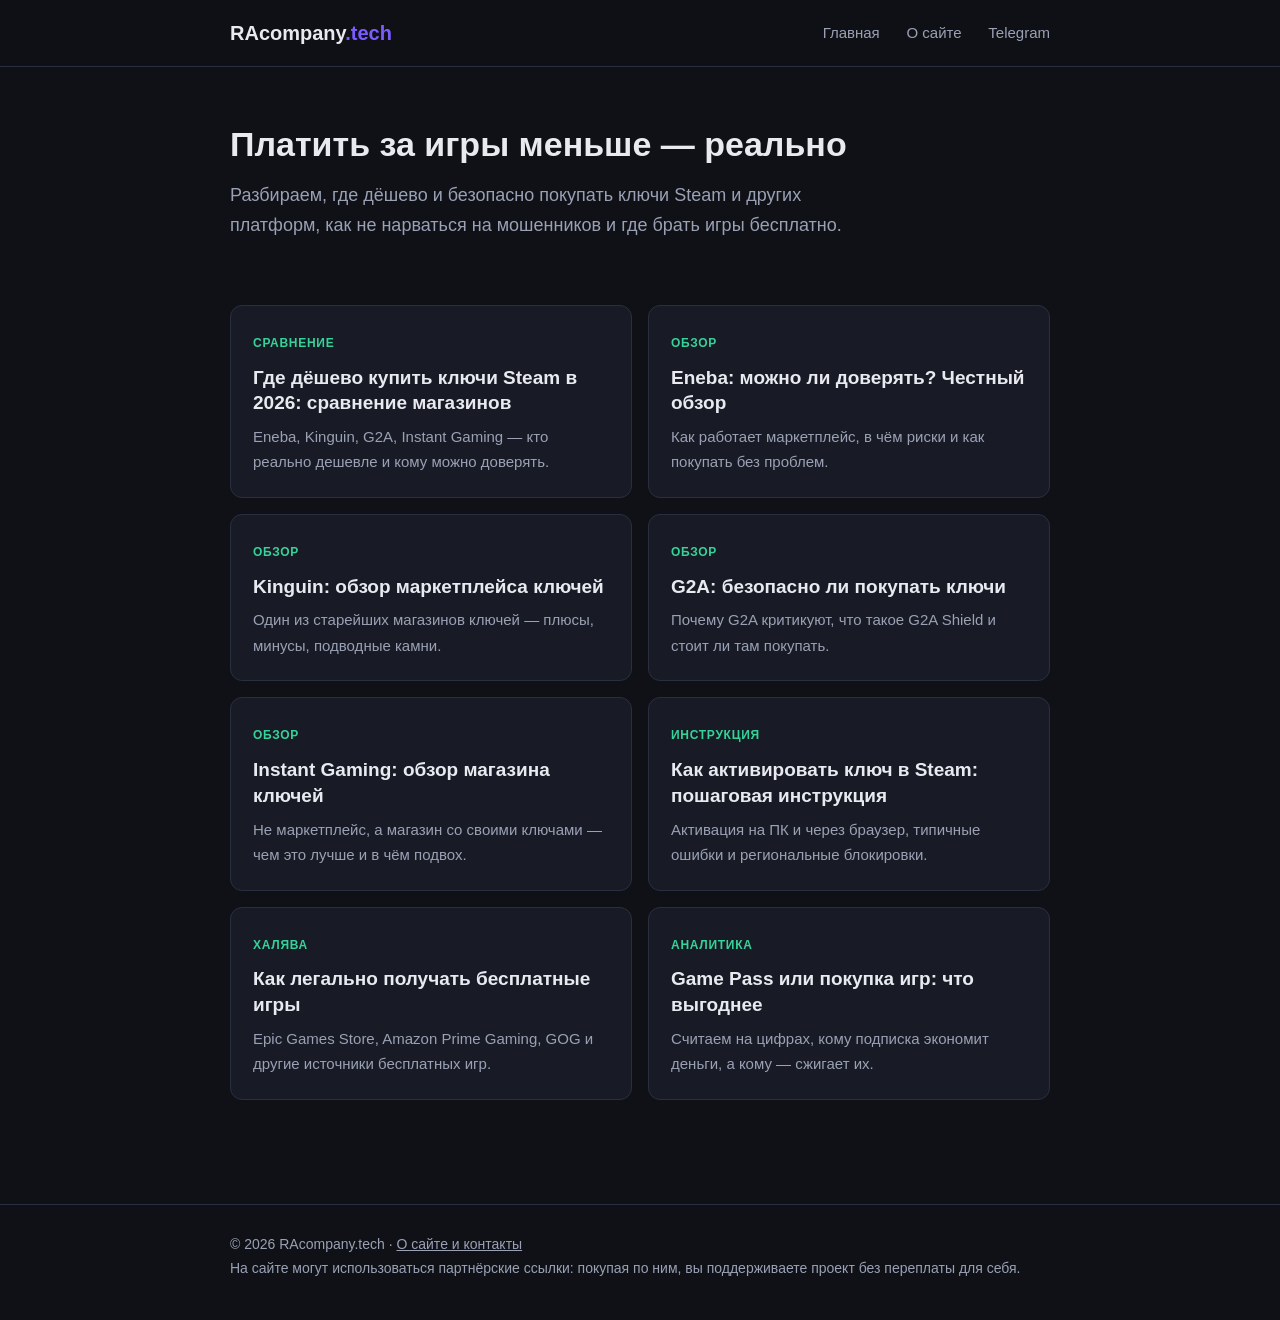
<file: index.html>
<!DOCTYPE html>
<html lang="ru">
<head>
<meta charset="UTF-8">
<meta name="viewport" content="width=device-width, initial-scale=1.0">
<title>RAcompany Tech — гид по дешёвым играм и цифровым товарам</title>
<meta name="description" content="Где дёшево и безопасно покупать ключи Steam, обзоры магазинов ключей Eneba, Kinguin, G2A, бесплатные игры и советы по экономии на играх.">
<link rel="canonical" href="https://racompany.tech/">
<meta property="og:title" content="RAcompany Tech — гид по дешёвым играм">
<meta property="og:description" content="Обзоры магазинов ключей, сравнения цен и способы экономить на играх.">
<meta property="og:url" content="https://racompany.tech/">
<meta property="og:type" content="website">
<link rel="stylesheet" href="/style.css">
</head>
<body>

<header>
  <div class="container header-inner">
    <a class="logo" href="/">RAcompany<span>.tech</span></a>
    <nav>
      <a href="/">Главная</a>
      <a href="/o-sajte.html">О сайте</a>
      <a href="https://t.me/RaGroup_Tech" rel="noopener">Telegram</a>
    </nav>
  </div>
</header>

<section class="hero">
  <div class="container">
    <h1>Платить за игры меньше — реально</h1>
    <p>Разбираем, где дёшево и безопасно покупать ключи Steam и других платформ, как не нарваться на мошенников и где брать игры бесплатно.</p>
  </div>
</section>

<main class="container">
  <div class="grid">
    <a class="card" href="/articles/gde-kupit-klyuchi-steam-deshevo.html">
      <span class="tag">Сравнение</span>
      <h3>Где дёшево купить ключи Steam в 2026: сравнение магазинов</h3>
      <p>Eneba, Kinguin, G2A, Instant Gaming — кто реально дешевле и кому можно доверять.</p>
    </a>
    <a class="card" href="/articles/eneba-obzor.html">
      <span class="tag">Обзор</span>
      <h3>Eneba: можно ли доверять? Честный обзор</h3>
      <p>Как работает маркетплейс, в чём риски и как покупать без проблем.</p>
    </a>
    <a class="card" href="/articles/kinguin-obzor.html">
      <span class="tag">Обзор</span>
      <h3>Kinguin: обзор маркетплейса ключей</h3>
      <p>Один из старейших магазинов ключей — плюсы, минусы, подводные камни.</p>
    </a>
    <a class="card" href="/articles/g2a-bezopasno-li.html">
      <span class="tag">Обзор</span>
      <h3>G2A: безопасно ли покупать ключи</h3>
      <p>Почему G2A критикуют, что такое G2A Shield и стоит ли там покупать.</p>
    </a>
    <a class="card" href="/articles/instant-gaming-obzor.html">
      <span class="tag">Обзор</span>
      <h3>Instant Gaming: обзор магазина ключей</h3>
      <p>Не маркетплейс, а магазин со своими ключами — чем это лучше и в чём подвох.</p>
    </a>
    <a class="card" href="/articles/kak-aktivirovat-klyuch-steam.html">
      <span class="tag">Инструкция</span>
      <h3>Как активировать ключ в Steam: пошаговая инструкция</h3>
      <p>Активация на ПК и через браузер, типичные ошибки и региональные блокировки.</p>
    </a>
    <a class="card" href="/articles/besplatnye-igry.html">
      <span class="tag">Халява</span>
      <h3>Как легально получать бесплатные игры</h3>
      <p>Epic Games Store, Amazon Prime Gaming, GOG и другие источники бесплатных игр.</p>
    </a>
    <a class="card" href="/articles/game-pass-ili-pokupka.html">
      <span class="tag">Аналитика</span>
      <h3>Game Pass или покупка игр: что выгоднее</h3>
      <p>Считаем на цифрах, кому подписка экономит деньги, а кому — сжигает их.</p>
    </a>
  </div>
</main>

<footer>
  <div class="container">
    <p>© 2026 RAcompany.tech · <a href="/o-sajte.html">О сайте и контакты</a></p>
    <p>На сайте могут использоваться партнёрские ссылки: покупая по ним, вы поддерживаете проект без переплаты для себя.</p>
  </div>
</footer>

</body>
</html>
</file>
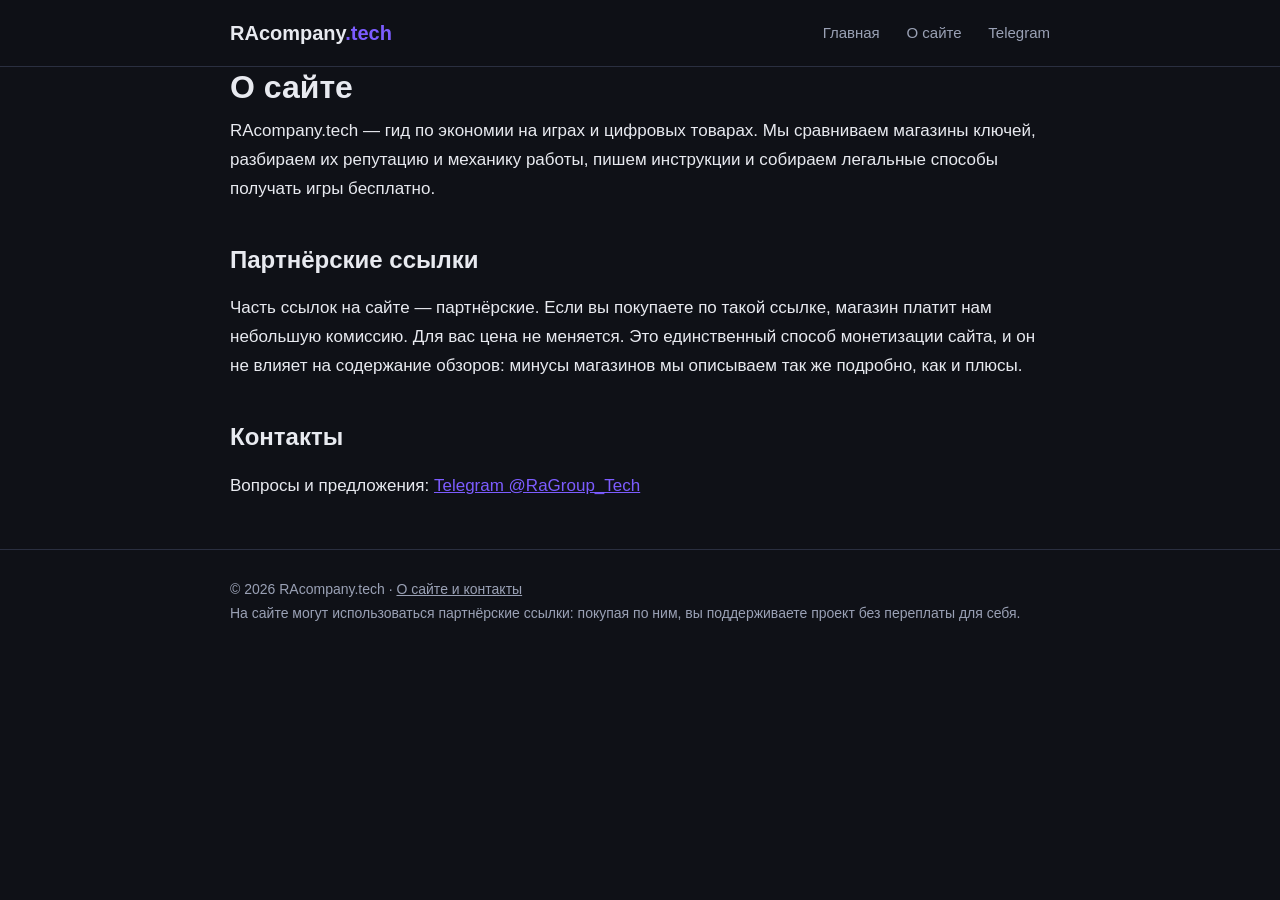
<file: o-sajte.html>
<!DOCTYPE html>
<html lang="ru">
<head>
<meta charset="UTF-8">
<meta name="viewport" content="width=device-width, initial-scale=1.0">
<title>О сайте — RAcompany Tech</title>
<meta name="description" content="RAcompany.tech — независимый гид по экономии на играх: обзоры магазинов ключей, сравнения цен, инструкции.">
<link rel="canonical" href="https://racompany.tech/o-sajte.html">
<link rel="stylesheet" href="/style.css">
</head>
<body>

<header>
  <div class="container header-inner">
    <a class="logo" href="/">RAcompany<span>.tech</span></a>
    <nav>
      <a href="/">Главная</a>
      <a href="/o-sajte.html">О сайте</a>
      <a href="https://t.me/RaGroup_Tech" rel="noopener">Telegram</a>
    </nav>
  </div>
</header>

<article class="container">
  <h1>О сайте</h1>
  <p>RAcompany.tech — гид по экономии на играх и цифровых товарах. Мы сравниваем магазины ключей, разбираем их репутацию и механику работы, пишем инструкции и собираем легальные способы получать игры бесплатно.</p>

  <h2>Партнёрские ссылки</h2>
  <p>Часть ссылок на сайте — партнёрские. Если вы покупаете по такой ссылке, магазин платит нам небольшую комиссию. Для вас цена не меняется. Это единственный способ монетизации сайта, и он не влияет на содержание обзоров: минусы магазинов мы описываем так же подробно, как и плюсы.</p>

  <h2>Контакты</h2>
  <p>Вопросы и предложения: <a href="https://t.me/RaGroup_Tech" rel="noopener">Telegram @RaGroup_Tech</a></p>
</article>

<footer>
  <div class="container">
    <p>© 2026 RAcompany.tech · <a href="/o-sajte.html">О сайте и контакты</a></p>
    <p>На сайте могут использоваться партнёрские ссылки: покупая по ним, вы поддерживаете проект без переплаты для себя.</p>
  </div>
</footer>

</body>
</html>
</file>
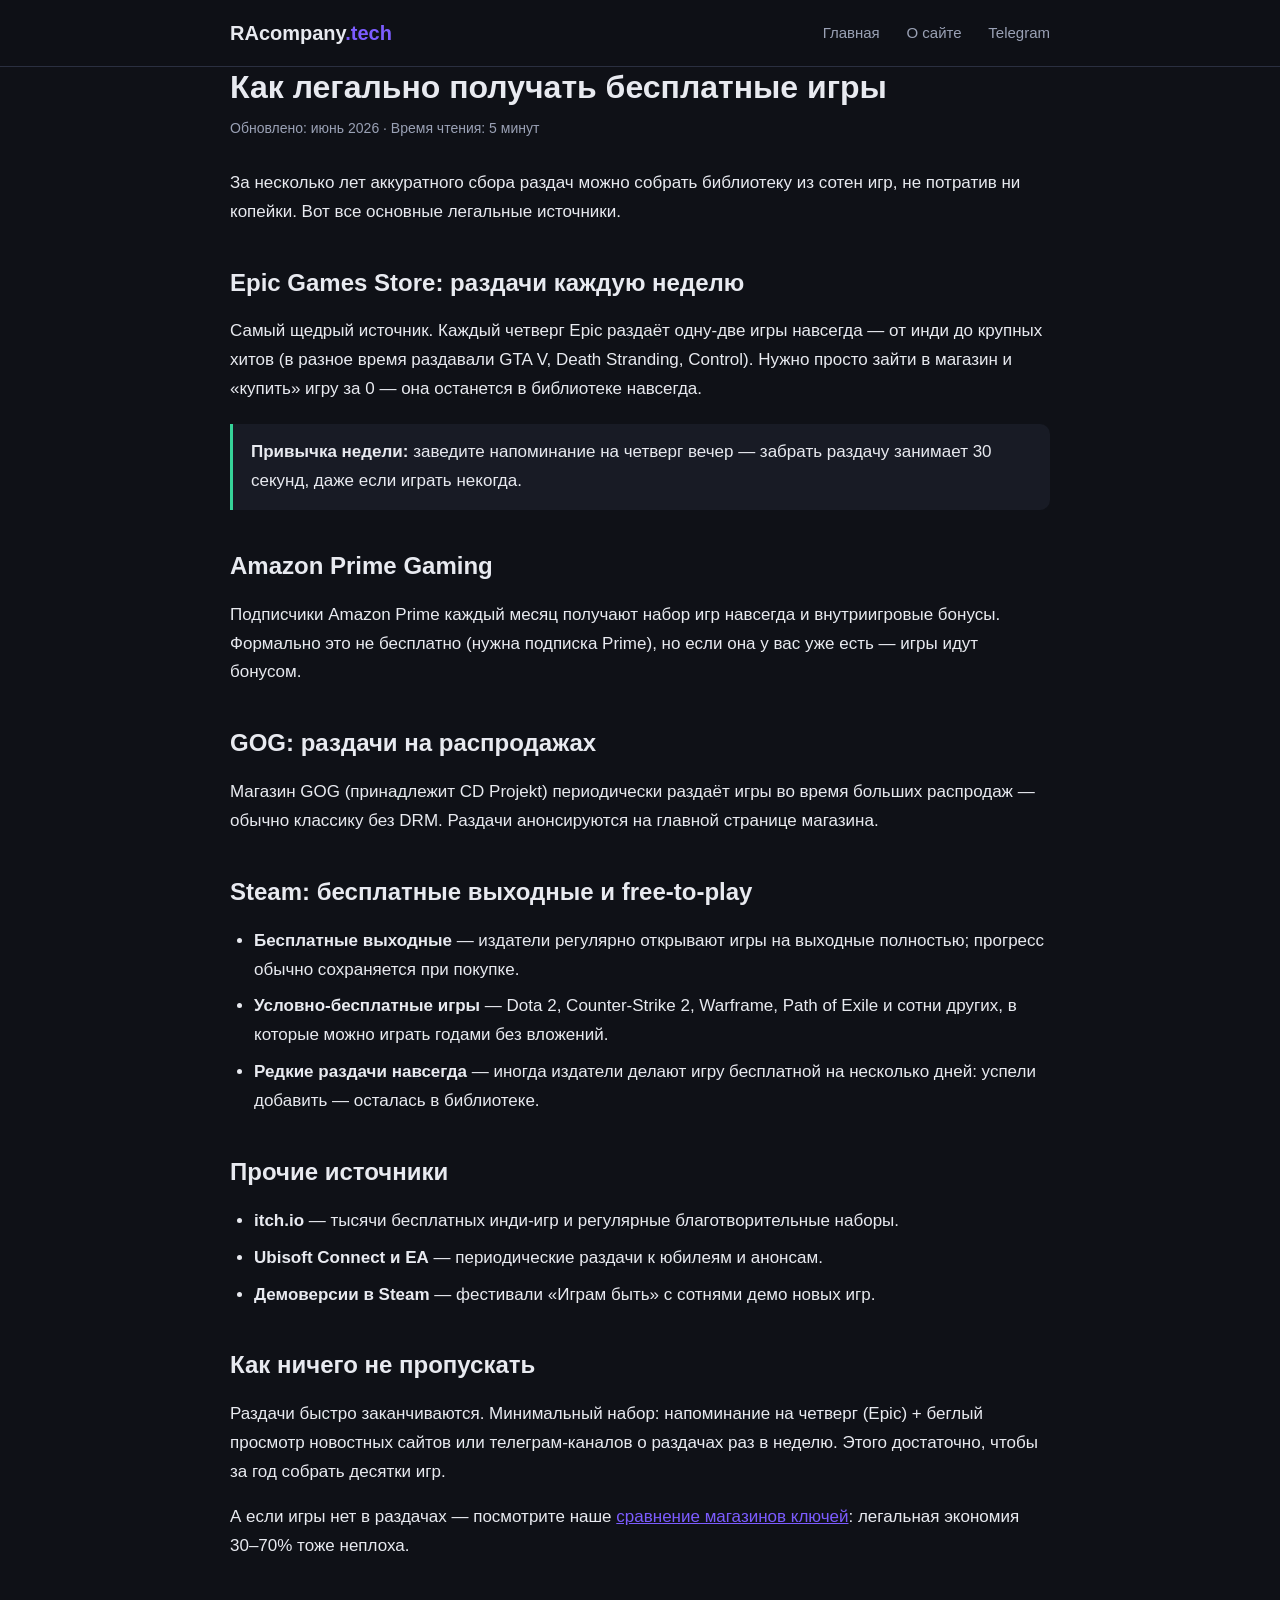
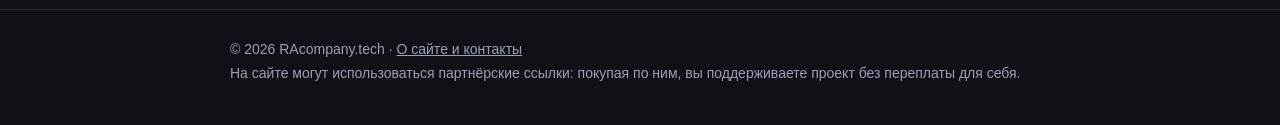
<file: articles/besplatnye-igry.html>
<!DOCTYPE html>
<html lang="ru">
<head>
<meta charset="UTF-8">
<meta name="viewport" content="width=device-width, initial-scale=1.0">
<title>Как легально получать бесплатные игры в 2026 — RAcompany Tech</title>
<meta name="description" content="Все легальные источники бесплатных игр в 2026: еженедельные раздачи Epic Games Store, Amazon Prime Gaming, GOG, Steam, бесплатные выходные и условно-бесплатные хиты.">
<link rel="canonical" href="https://racompany.tech/articles/besplatnye-igry.html">
<meta property="og:title" content="Как легально получать бесплатные игры">
<meta property="og:description" content="Epic Games Store, Prime Gaming, GOG и другие источники бесплатных игр.">
<meta property="og:url" content="https://racompany.tech/articles/besplatnye-igry.html">
<meta property="og:type" content="article">
<link rel="stylesheet" href="/style.css">
</head>
<body>

<header>
  <div class="container header-inner">
    <a class="logo" href="/">RAcompany<span>.tech</span></a>
    <nav>
      <a href="/">Главная</a>
      <a href="/o-sajte.html">О сайте</a>
      <a href="https://t.me/RaGroup_Tech" rel="noopener">Telegram</a>
    </nav>
  </div>
</header>

<article class="container">
  <h1>Как легально получать бесплатные игры</h1>
  <p class="meta">Обновлено: июнь 2026 · Время чтения: 5 минут</p>

  <p>За несколько лет аккуратного сбора раздач можно собрать библиотеку из сотен игр, не потратив ни копейки. Вот все основные легальные источники.</p>

  <h2>Epic Games Store: раздачи каждую неделю</h2>
  <p>Самый щедрый источник. Каждый четверг Epic раздаёт одну-две игры навсегда — от инди до крупных хитов (в разное время раздавали GTA V, Death Stranding, Control). Нужно просто зайти в магазин и «купить» игру за 0 — она останется в библиотеке навсегда.</p>
  <div class="tip"><strong>Привычка недели:</strong> заведите напоминание на четверг вечер — забрать раздачу занимает 30 секунд, даже если играть некогда.</div>

  <h2>Amazon Prime Gaming</h2>
  <p>Подписчики Amazon Prime каждый месяц получают набор игр навсегда и внутриигровые бонусы. Формально это не бесплатно (нужна подписка Prime), но если она у вас уже есть — игры идут бонусом.</p>

  <h2>GOG: раздачи на распродажах</h2>
  <p>Магазин GOG (принадлежит CD Projekt) периодически раздаёт игры во время больших распродаж — обычно классику без DRM. Раздачи анонсируются на главной странице магазина.</p>

  <h2>Steam: бесплатные выходные и free-to-play</h2>
  <ul>
    <li><strong>Бесплатные выходные</strong> — издатели регулярно открывают игры на выходные полностью; прогресс обычно сохраняется при покупке.</li>
    <li><strong>Условно-бесплатные игры</strong> — Dota 2, Counter-Strike 2, Warframe, Path of Exile и сотни других, в которые можно играть годами без вложений.</li>
    <li><strong>Редкие раздачи навсегда</strong> — иногда издатели делают игру бесплатной на несколько дней: успели добавить — осталась в библиотеке.</li>
  </ul>

  <h2>Прочие источники</h2>
  <ul>
    <li><strong>itch.io</strong> — тысячи бесплатных инди-игр и регулярные благотворительные наборы.</li>
    <li><strong>Ubisoft Connect и EA</strong> — периодические раздачи к юбилеям и анонсам.</li>
    <li><strong>Демоверсии в Steam</strong> — фестивали «Играм быть» с сотнями демо новых игр.</li>
  </ul>

  <h2>Как ничего не пропускать</h2>
  <p>Раздачи быстро заканчиваются. Минимальный набор: напоминание на четверг (Epic) + беглый просмотр новостных сайтов или телеграм-каналов о раздачах раз в неделю. Этого достаточно, чтобы за год собрать десятки игр.</p>
  <p>А если игры нет в раздачах — посмотрите наше <a href="/articles/gde-kupit-klyuchi-steam-deshevo.html">сравнение магазинов ключей</a>: легальная экономия 30–70% тоже неплоха.</p>
</article>

<footer>
  <div class="container">
    <p>© 2026 RAcompany.tech · <a href="/o-sajte.html">О сайте и контакты</a></p>
    <p>На сайте могут использоваться партнёрские ссылки: покупая по ним, вы поддерживаете проект без переплаты для себя.</p>
  </div>
</footer>

</body>
</html>
</file>
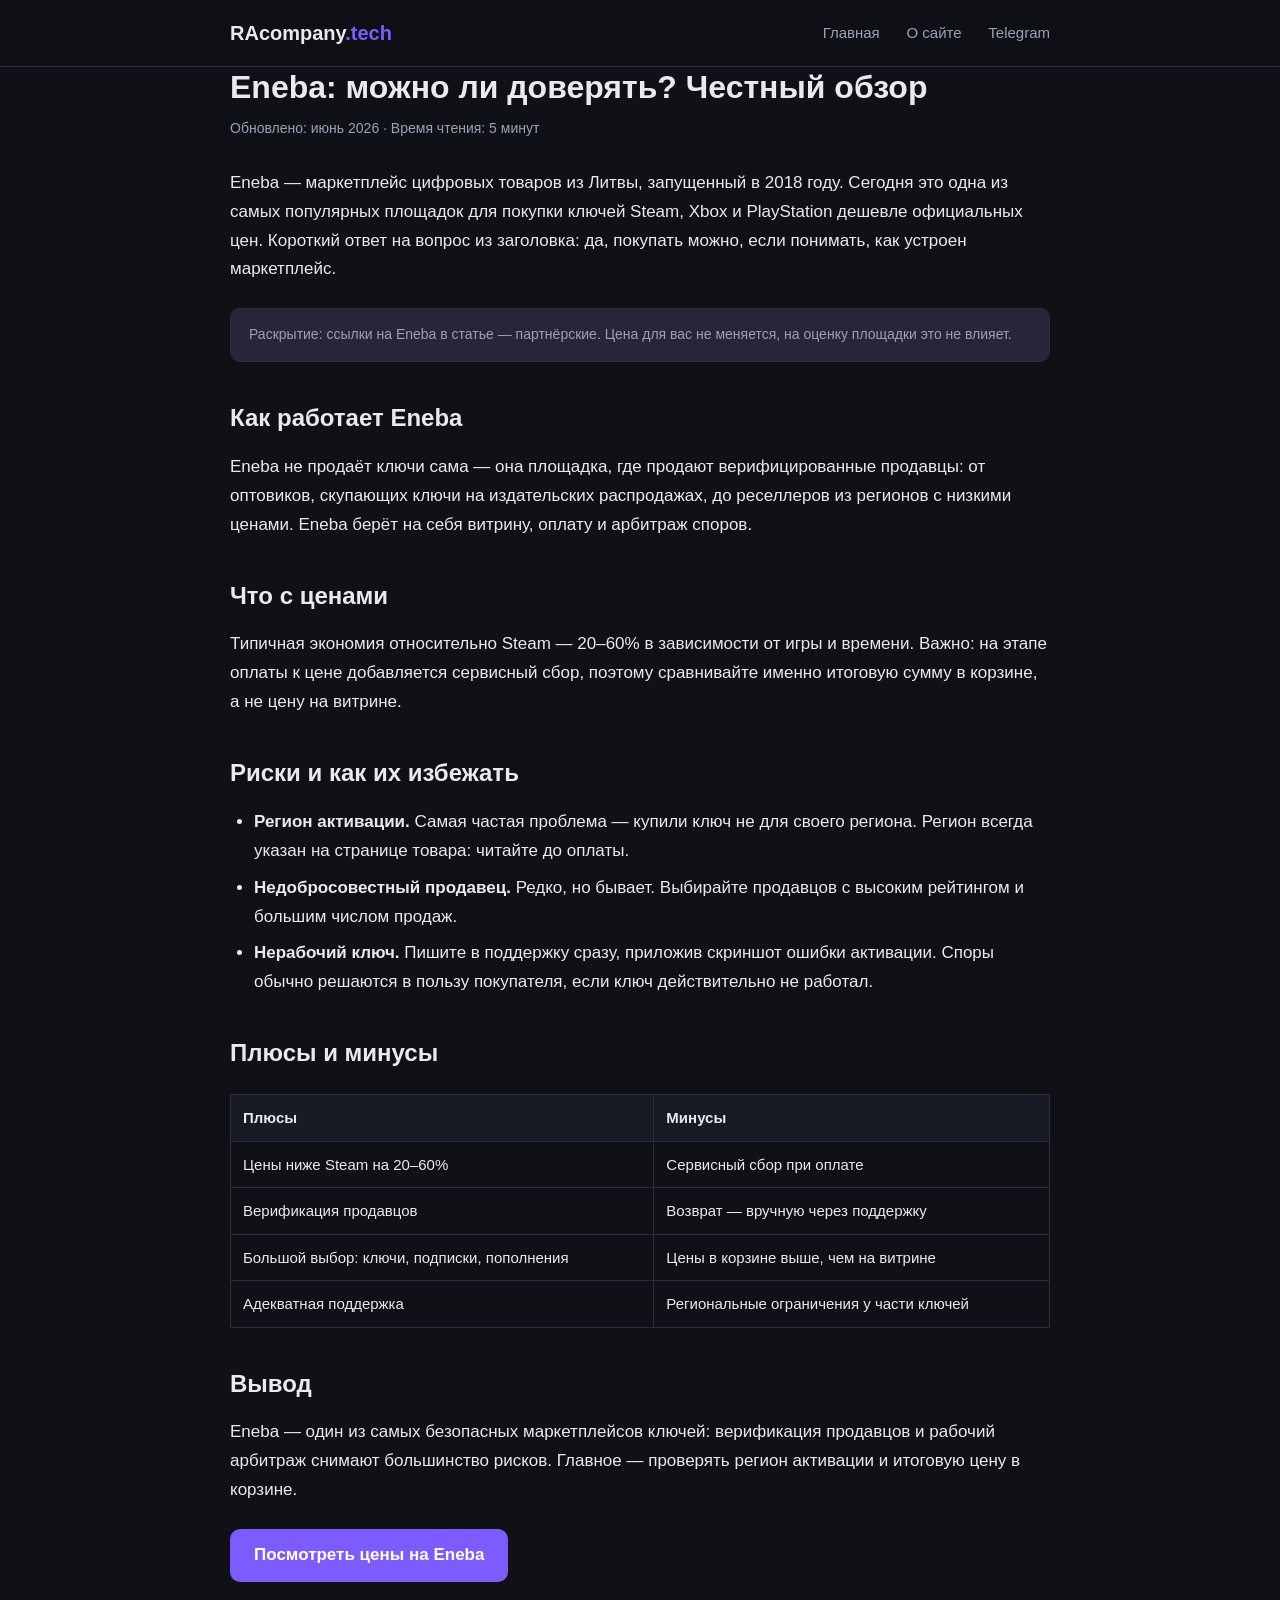
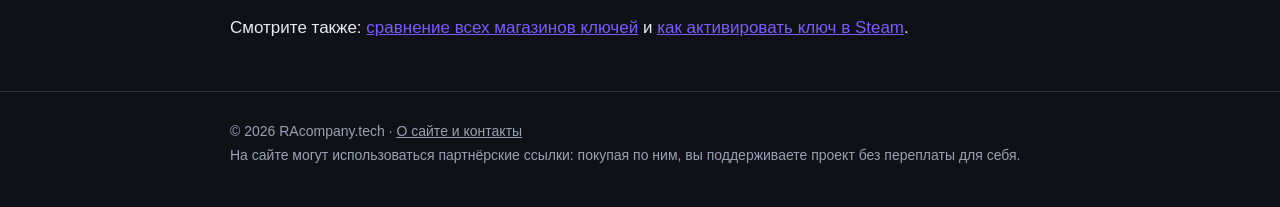
<file: articles/eneba-obzor.html>
<!DOCTYPE html>
<html lang="ru">
<head>
<meta charset="UTF-8">
<meta name="viewport" content="width=device-width, initial-scale=1.0">
<title>Eneba: можно ли доверять? Честный обзор 2026 — RAcompany Tech</title>
<meta name="description" content="Обзор маркетплейса Eneba в 2026: как работает, безопасно ли покупать ключи Steam, какие комиссии, как вернуть деньги за нерабочий ключ.">
<link rel="canonical" href="https://racompany.tech/articles/eneba-obzor.html">
<meta property="og:title" content="Eneba: можно ли доверять? Честный обзор">
<meta property="og:description" content="Как работает Eneba, в чём риски и как покупать без проблем.">
<meta property="og:url" content="https://racompany.tech/articles/eneba-obzor.html">
<meta property="og:type" content="article">
<link rel="stylesheet" href="/style.css">
</head>
<body>

<header>
  <div class="container header-inner">
    <a class="logo" href="/">RAcompany<span>.tech</span></a>
    <nav>
      <a href="/">Главная</a>
      <a href="/o-sajte.html">О сайте</a>
      <a href="https://t.me/RaGroup_Tech" rel="noopener">Telegram</a>
    </nav>
  </div>
</header>

<article class="container">
  <h1>Eneba: можно ли доверять? Честный обзор</h1>
  <p class="meta">Обновлено: июнь 2026 · Время чтения: 5 минут</p>

  <p>Eneba — маркетплейс цифровых товаров из Литвы, запущенный в 2018 году. Сегодня это одна из самых популярных площадок для покупки ключей Steam, Xbox и PlayStation дешевле официальных цен. Короткий ответ на вопрос из заголовка: да, покупать можно, если понимать, как устроен маркетплейс.</p>

  <div class="disclosure">Раскрытие: ссылки на Eneba в статье — партнёрские. Цена для вас не меняется, на оценку площадки это не влияет.</div>

  <h2>Как работает Eneba</h2>
  <p>Eneba не продаёт ключи сама — она площадка, где продают верифицированные продавцы: от оптовиков, скупающих ключи на издательских распродажах, до реселлеров из регионов с низкими ценами. Eneba берёт на себя витрину, оплату и арбитраж споров.</p>

  <h2>Что с ценами</h2>
  <p>Типичная экономия относительно Steam — 20–60% в зависимости от игры и времени. Важно: на этапе оплаты к цене добавляется сервисный сбор, поэтому сравнивайте именно итоговую сумму в корзине, а не цену на витрине.</p>

  <h2>Риски и как их избежать</h2>
  <ul>
    <li><strong>Регион активации.</strong> Самая частая проблема — купили ключ не для своего региона. Регион всегда указан на странице товара: читайте до оплаты.</li>
    <li><strong>Недобросовестный продавец.</strong> Редко, но бывает. Выбирайте продавцов с высоким рейтингом и большим числом продаж.</li>
    <li><strong>Нерабочий ключ.</strong> Пишите в поддержку сразу, приложив скриншот ошибки активации. Споры обычно решаются в пользу покупателя, если ключ действительно не работал.</li>
  </ul>

  <h2>Плюсы и минусы</h2>
  <table>
    <tr><th>Плюсы</th><th>Минусы</th></tr>
    <tr><td>Цены ниже Steam на 20–60%</td><td>Сервисный сбор при оплате</td></tr>
    <tr><td>Верификация продавцов</td><td>Возврат — вручную через поддержку</td></tr>
    <tr><td>Большой выбор: ключи, подписки, пополнения</td><td>Цены в корзине выше, чем на витрине</td></tr>
    <tr><td>Адекватная поддержка</td><td>Региональные ограничения у части ключей</td></tr>
  </table>

  <h2>Вывод</h2>
  <p>Eneba — один из самых безопасных маркетплейсов ключей: верификация продавцов и рабочий арбитраж снимают большинство рисков. Главное — проверять регион активации и итоговую цену в корзине.</p>
  <p><a class="cta" href="https://www.eneba.com/" rel="sponsored noopener">Посмотреть цены на Eneba</a><!-- AFFILIATE:ENEBA --></p>
  <p>Смотрите также: <a href="/articles/gde-kupit-klyuchi-steam-deshevo.html">сравнение всех магазинов ключей</a> и <a href="/articles/kak-aktivirovat-klyuch-steam.html">как активировать ключ в Steam</a>.</p>
</article>

<footer>
  <div class="container">
    <p>© 2026 RAcompany.tech · <a href="/o-sajte.html">О сайте и контакты</a></p>
    <p>На сайте могут использоваться партнёрские ссылки: покупая по ним, вы поддерживаете проект без переплаты для себя.</p>
  </div>
</footer>

</body>
</html>
</file>
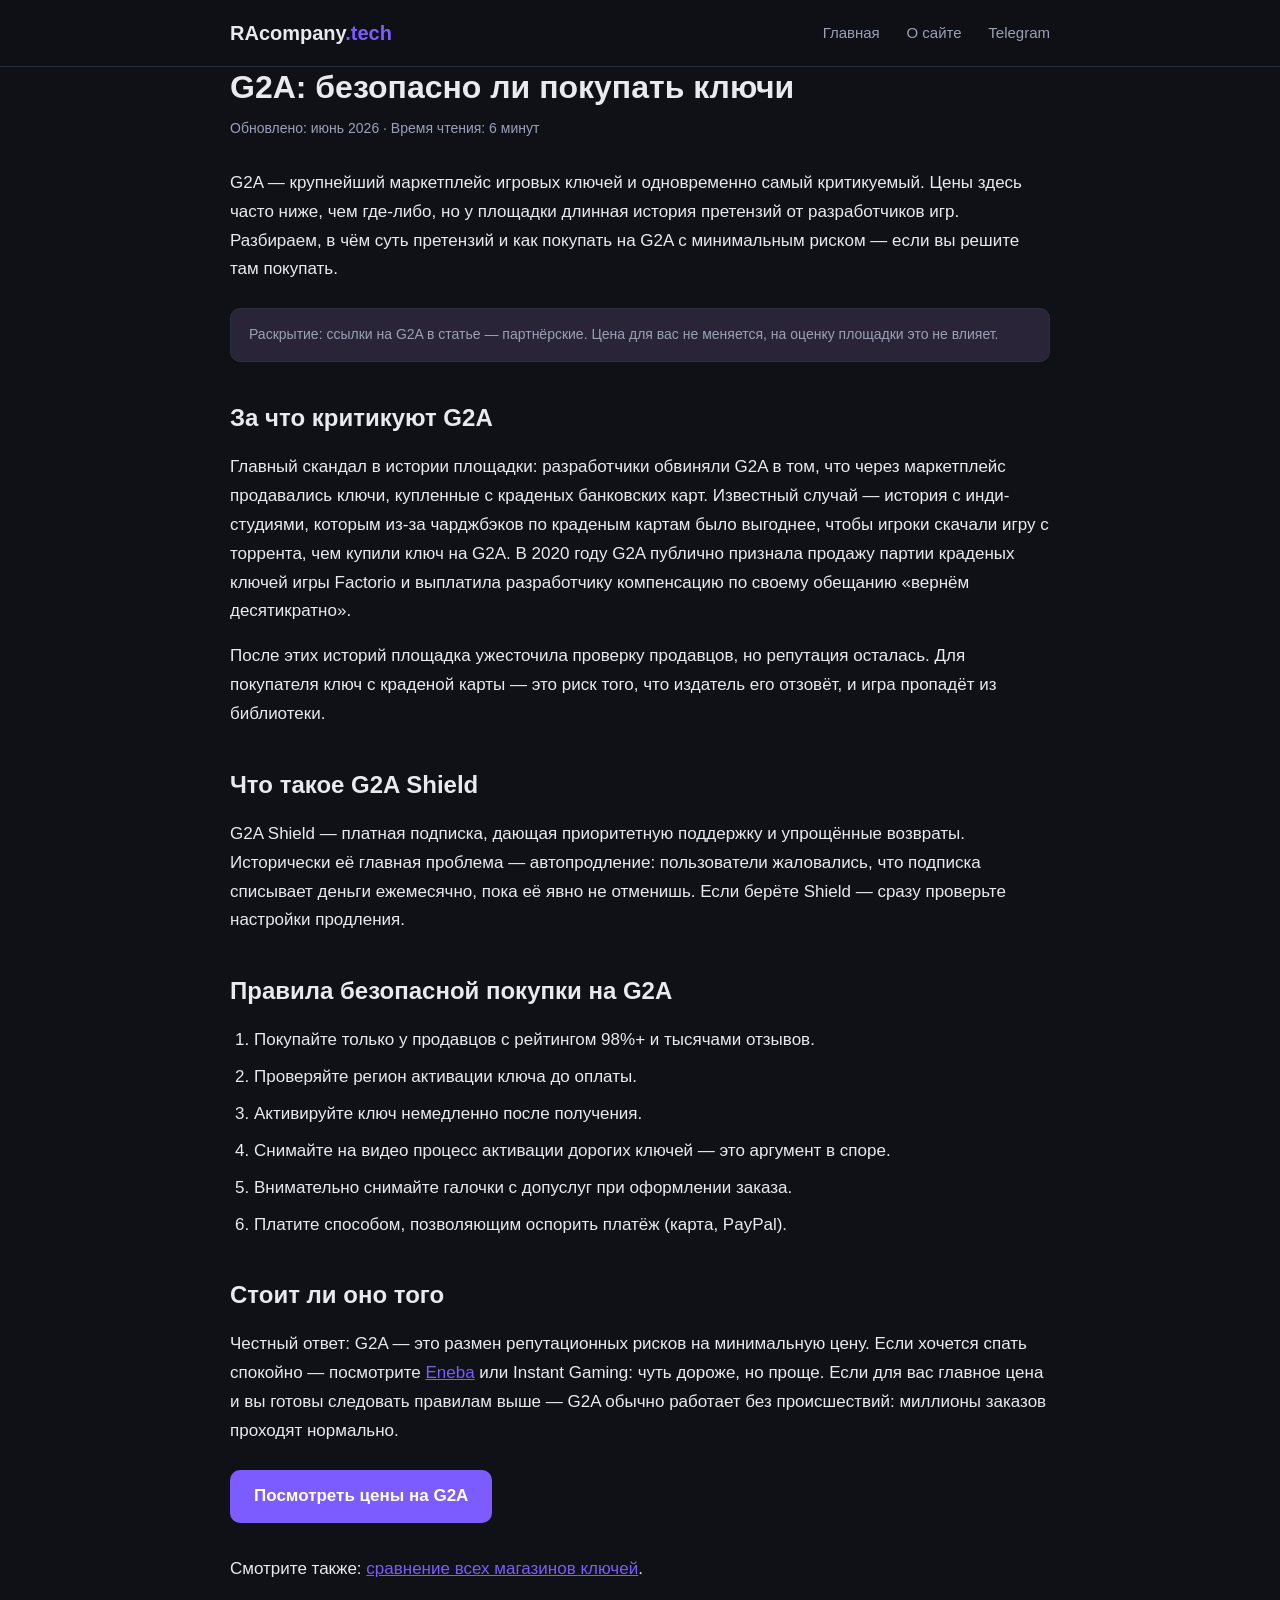
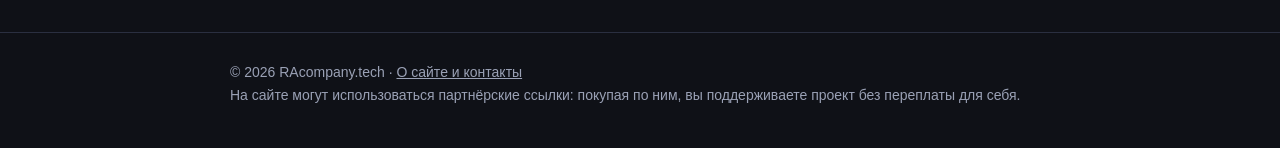
<file: articles/g2a-bezopasno-li.html>
<!DOCTYPE html>
<html lang="ru">
<head>
<meta charset="UTF-8">
<meta name="viewport" content="width=device-width, initial-scale=1.0">
<title>G2A: безопасно ли покупать ключи в 2026 — RAcompany Tech</title>
<meta name="description" content="Безопасно ли покупать ключи Steam на G2A в 2026? Почему площадку критикуют, что такое G2A Shield, история со ворованными ключами и правила безопасной покупки.">
<link rel="canonical" href="https://racompany.tech/articles/g2a-bezopasno-li.html">
<meta property="og:title" content="G2A: безопасно ли покупать ключи">
<meta property="og:description" content="Почему G2A критикуют и как покупать там без проблем.">
<meta property="og:url" content="https://racompany.tech/articles/g2a-bezopasno-li.html">
<meta property="og:type" content="article">
<link rel="stylesheet" href="/style.css">
</head>
<body>

<header>
  <div class="container header-inner">
    <a class="logo" href="/">RAcompany<span>.tech</span></a>
    <nav>
      <a href="/">Главная</a>
      <a href="/o-sajte.html">О сайте</a>
      <a href="https://t.me/RaGroup_Tech" rel="noopener">Telegram</a>
    </nav>
  </div>
</header>

<article class="container">
  <h1>G2A: безопасно ли покупать ключи</h1>
  <p class="meta">Обновлено: июнь 2026 · Время чтения: 6 минут</p>

  <p>G2A — крупнейший маркетплейс игровых ключей и одновременно самый критикуемый. Цены здесь часто ниже, чем где-либо, но у площадки длинная история претензий от разработчиков игр. Разбираем, в чём суть претензий и как покупать на G2A с минимальным риском — если вы решите там покупать.</p>

  <div class="disclosure">Раскрытие: ссылки на G2A в статье — партнёрские. Цена для вас не меняется, на оценку площадки это не влияет.</div>

  <h2>За что критикуют G2A</h2>
  <p>Главный скандал в истории площадки: разработчики обвиняли G2A в том, что через маркетплейс продавались ключи, купленные с краденых банковских карт. Известный случай — история с инди-студиями, которым из-за чарджбэков по краденым картам было выгоднее, чтобы игроки скачали игру с торрента, чем купили ключ на G2A. В 2020 году G2A публично признала продажу партии краденых ключей игры Factorio и выплатила разработчику компенсацию по своему обещанию «вернём десятикратно».</p>
  <p>После этих историй площадка ужесточила проверку продавцов, но репутация осталась. Для покупателя ключ с краденой карты — это риск того, что издатель его отзовёт, и игра пропадёт из библиотеки.</p>

  <h2>Что такое G2A Shield</h2>
  <p>G2A Shield — платная подписка, дающая приоритетную поддержку и упрощённые возвраты. Исторически её главная проблема — автопродление: пользователи жаловались, что подписка списывает деньги ежемесячно, пока её явно не отменишь. Если берёте Shield — сразу проверьте настройки продления.</p>

  <h2>Правила безопасной покупки на G2A</h2>
  <ol>
    <li>Покупайте только у продавцов с рейтингом 98%+ и тысячами отзывов.</li>
    <li>Проверяйте регион активации ключа до оплаты.</li>
    <li>Активируйте ключ немедленно после получения.</li>
    <li>Снимайте на видео процесс активации дорогих ключей — это аргумент в споре.</li>
    <li>Внимательно снимайте галочки с допуслуг при оформлении заказа.</li>
    <li>Платите способом, позволяющим оспорить платёж (карта, PayPal).</li>
  </ol>

  <h2>Стоит ли оно того</h2>
  <p>Честный ответ: G2A — это размен репутационных рисков на минимальную цену. Если хочется спать спокойно — посмотрите <a href="/articles/eneba-obzor.html">Eneba</a> или Instant Gaming: чуть дороже, но проще. Если для вас главное цена и вы готовы следовать правилам выше — G2A обычно работает без происшествий: миллионы заказов проходят нормально.</p>
  <p><a class="cta" href="https://www.g2a.com/" rel="sponsored noopener">Посмотреть цены на G2A</a><!-- AFFILIATE:G2A --></p>
  <p>Смотрите также: <a href="/articles/gde-kupit-klyuchi-steam-deshevo.html">сравнение всех магазинов ключей</a>.</p>
</article>

<footer>
  <div class="container">
    <p>© 2026 RAcompany.tech · <a href="/o-sajte.html">О сайте и контакты</a></p>
    <p>На сайте могут использоваться партнёрские ссылки: покупая по ним, вы поддерживаете проект без переплаты для себя.</p>
  </div>
</footer>

</body>
</html>
</file>
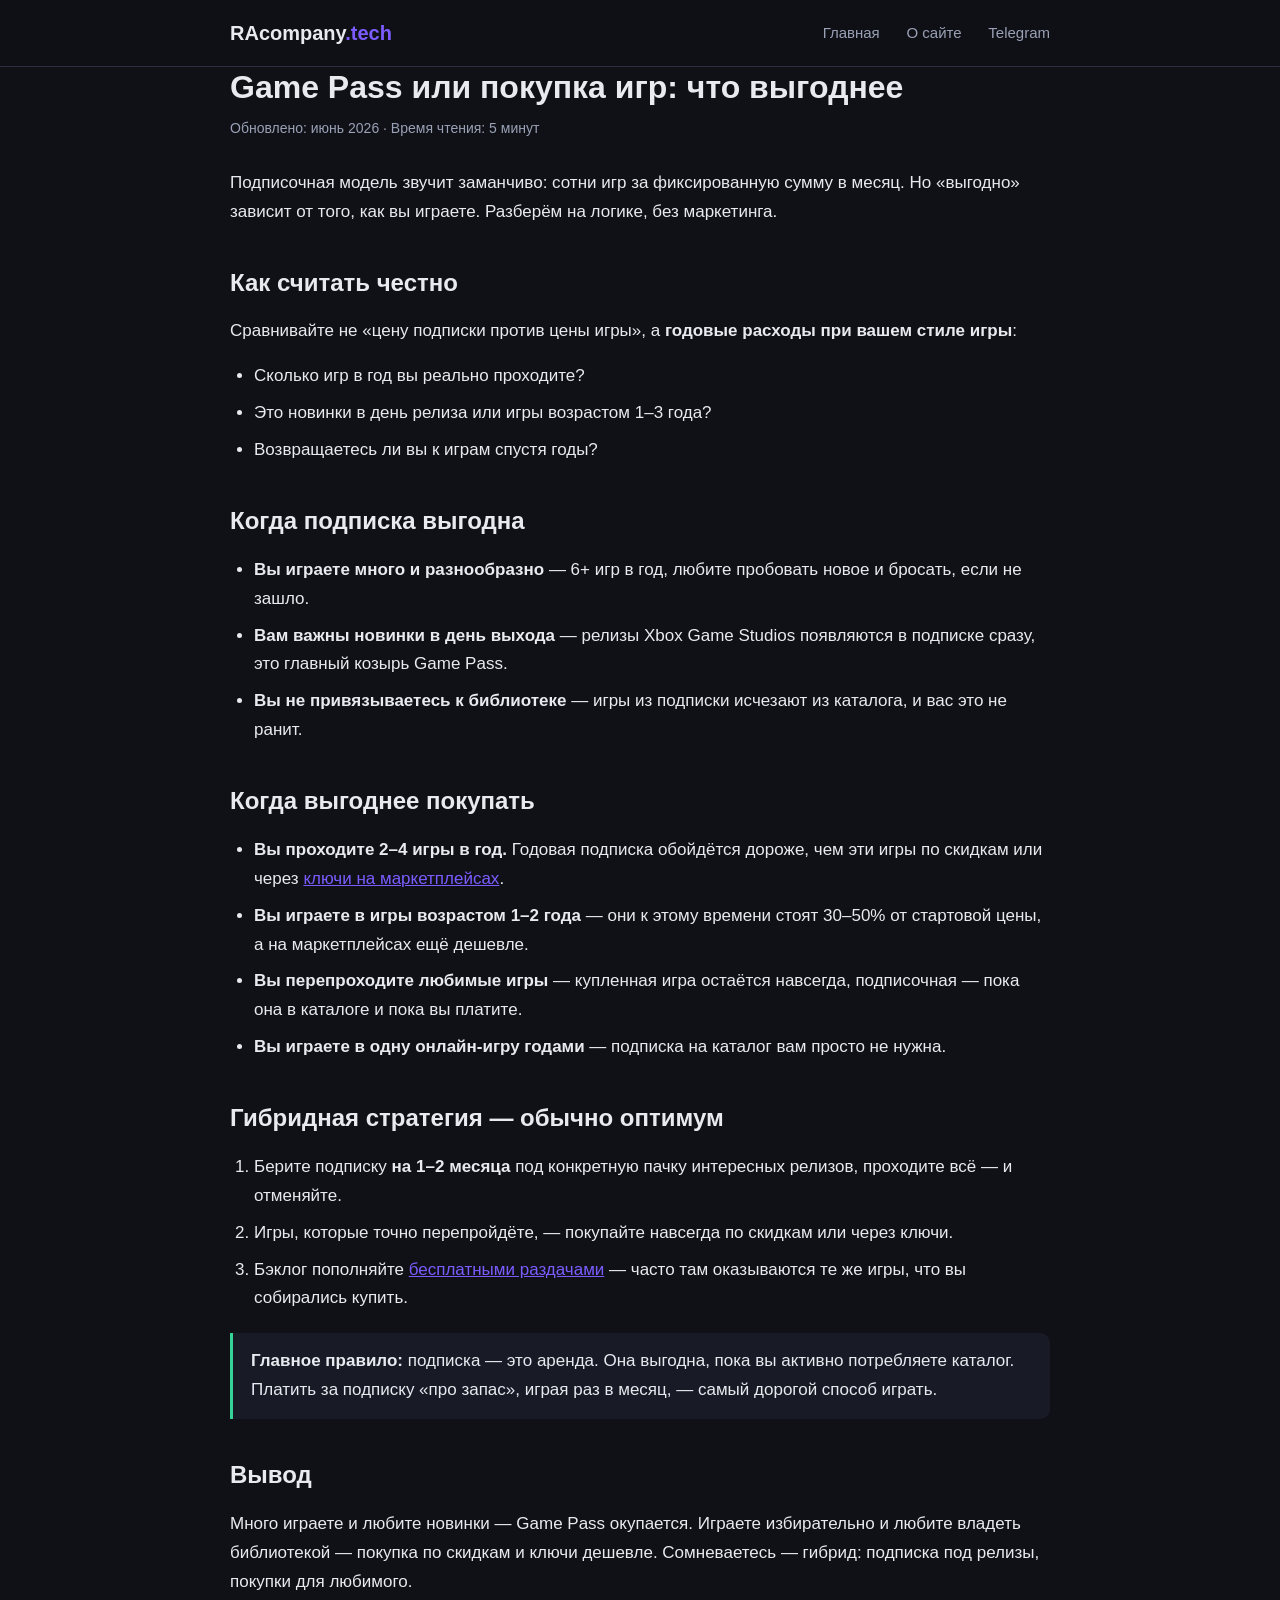
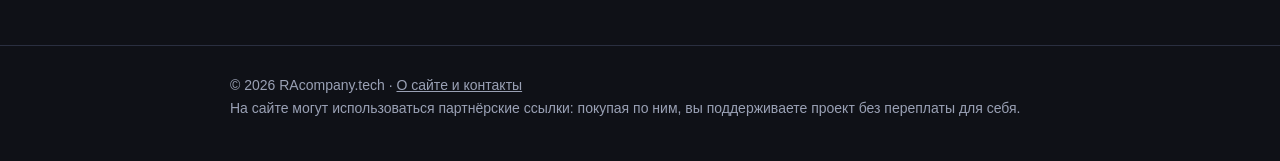
<file: articles/game-pass-ili-pokupka.html>
<!DOCTYPE html>
<html lang="ru">
<head>
<meta charset="UTF-8">
<meta name="viewport" content="width=device-width, initial-scale=1.0">
<title>Game Pass или покупка игр: что выгоднее — RAcompany Tech</title>
<meta name="description" content="Считаем, что выгоднее в 2026: подписка Xbox Game Pass или покупка игр по скидкам и через ключи. Кому подписка экономит деньги, а кому — нет.">
<link rel="canonical" href="https://racompany.tech/articles/game-pass-ili-pokupka.html">
<meta property="og:title" content="Game Pass или покупка игр: что выгоднее">
<meta property="og:description" content="Кому подписка экономит деньги, а кому — сжигает их.">
<meta property="og:url" content="https://racompany.tech/articles/game-pass-ili-pokupka.html">
<meta property="og:type" content="article">
<link rel="stylesheet" href="/style.css">
</head>
<body>

<header>
  <div class="container header-inner">
    <a class="logo" href="/">RAcompany<span>.tech</span></a>
    <nav>
      <a href="/">Главная</a>
      <a href="/o-sajte.html">О сайте</a>
      <a href="https://t.me/RaGroup_Tech" rel="noopener">Telegram</a>
    </nav>
  </div>
</header>

<article class="container">
  <h1>Game Pass или покупка игр: что выгоднее</h1>
  <p class="meta">Обновлено: июнь 2026 · Время чтения: 5 минут</p>

  <p>Подписочная модель звучит заманчиво: сотни игр за фиксированную сумму в месяц. Но «выгодно» зависит от того, как вы играете. Разберём на логике, без маркетинга.</p>

  <h2>Как считать честно</h2>
  <p>Сравнивайте не «цену подписки против цены игры», а <strong>годовые расходы при вашем стиле игры</strong>:</p>
  <ul>
    <li>Сколько игр в год вы реально проходите?</li>
    <li>Это новинки в день релиза или игры возрастом 1–3 года?</li>
    <li>Возвращаетесь ли вы к играм спустя годы?</li>
  </ul>

  <h2>Когда подписка выгодна</h2>
  <ul>
    <li><strong>Вы играете много и разнообразно</strong> — 6+ игр в год, любите пробовать новое и бросать, если не зашло.</li>
    <li><strong>Вам важны новинки в день выхода</strong> — релизы Xbox Game Studios появляются в подписке сразу, это главный козырь Game Pass.</li>
    <li><strong>Вы не привязываетесь к библиотеке</strong> — игры из подписки исчезают из каталога, и вас это не ранит.</li>
  </ul>

  <h2>Когда выгоднее покупать</h2>
  <ul>
    <li><strong>Вы проходите 2–4 игры в год.</strong> Годовая подписка обойдётся дороже, чем эти игры по скидкам или через <a href="/articles/gde-kupit-klyuchi-steam-deshevo.html">ключи на маркетплейсах</a>.</li>
    <li><strong>Вы играете в игры возрастом 1–2 года</strong> — они к этому времени стоят 30–50% от стартовой цены, а на маркетплейсах ещё дешевле.</li>
    <li><strong>Вы перепроходите любимые игры</strong> — купленная игра остаётся навсегда, подписочная — пока она в каталоге и пока вы платите.</li>
    <li><strong>Вы играете в одну онлайн-игру годами</strong> — подписка на каталог вам просто не нужна.</li>
  </ul>

  <h2>Гибридная стратегия — обычно оптимум</h2>
  <ol>
    <li>Берите подписку <strong>на 1–2 месяца</strong> под конкретную пачку интересных релизов, проходите всё — и отменяйте.</li>
    <li>Игры, которые точно перепройдёте, — покупайте навсегда по скидкам или через ключи.</li>
    <li>Бэклог пополняйте <a href="/articles/besplatnye-igry.html">бесплатными раздачами</a> — часто там оказываются те же игры, что вы собирались купить.</li>
  </ol>

  <div class="tip"><strong>Главное правило:</strong> подписка — это аренда. Она выгодна, пока вы активно потребляете каталог. Платить за подписку «про запас», играя раз в месяц, — самый дорогой способ играть.</div>

  <h2>Вывод</h2>
  <p>Много играете и любите новинки — Game Pass окупается. Играете избирательно и любите владеть библиотекой — покупка по скидкам и ключи дешевле. Сомневаетесь — гибрид: подписка под релизы, покупки для любимого.</p>
</article>

<footer>
  <div class="container">
    <p>© 2026 RAcompany.tech · <a href="/o-sajte.html">О сайте и контакты</a></p>
    <p>На сайте могут использоваться партнёрские ссылки: покупая по ним, вы поддерживаете проект без переплаты для себя.</p>
  </div>
</footer>

</body>
</html>
</file>
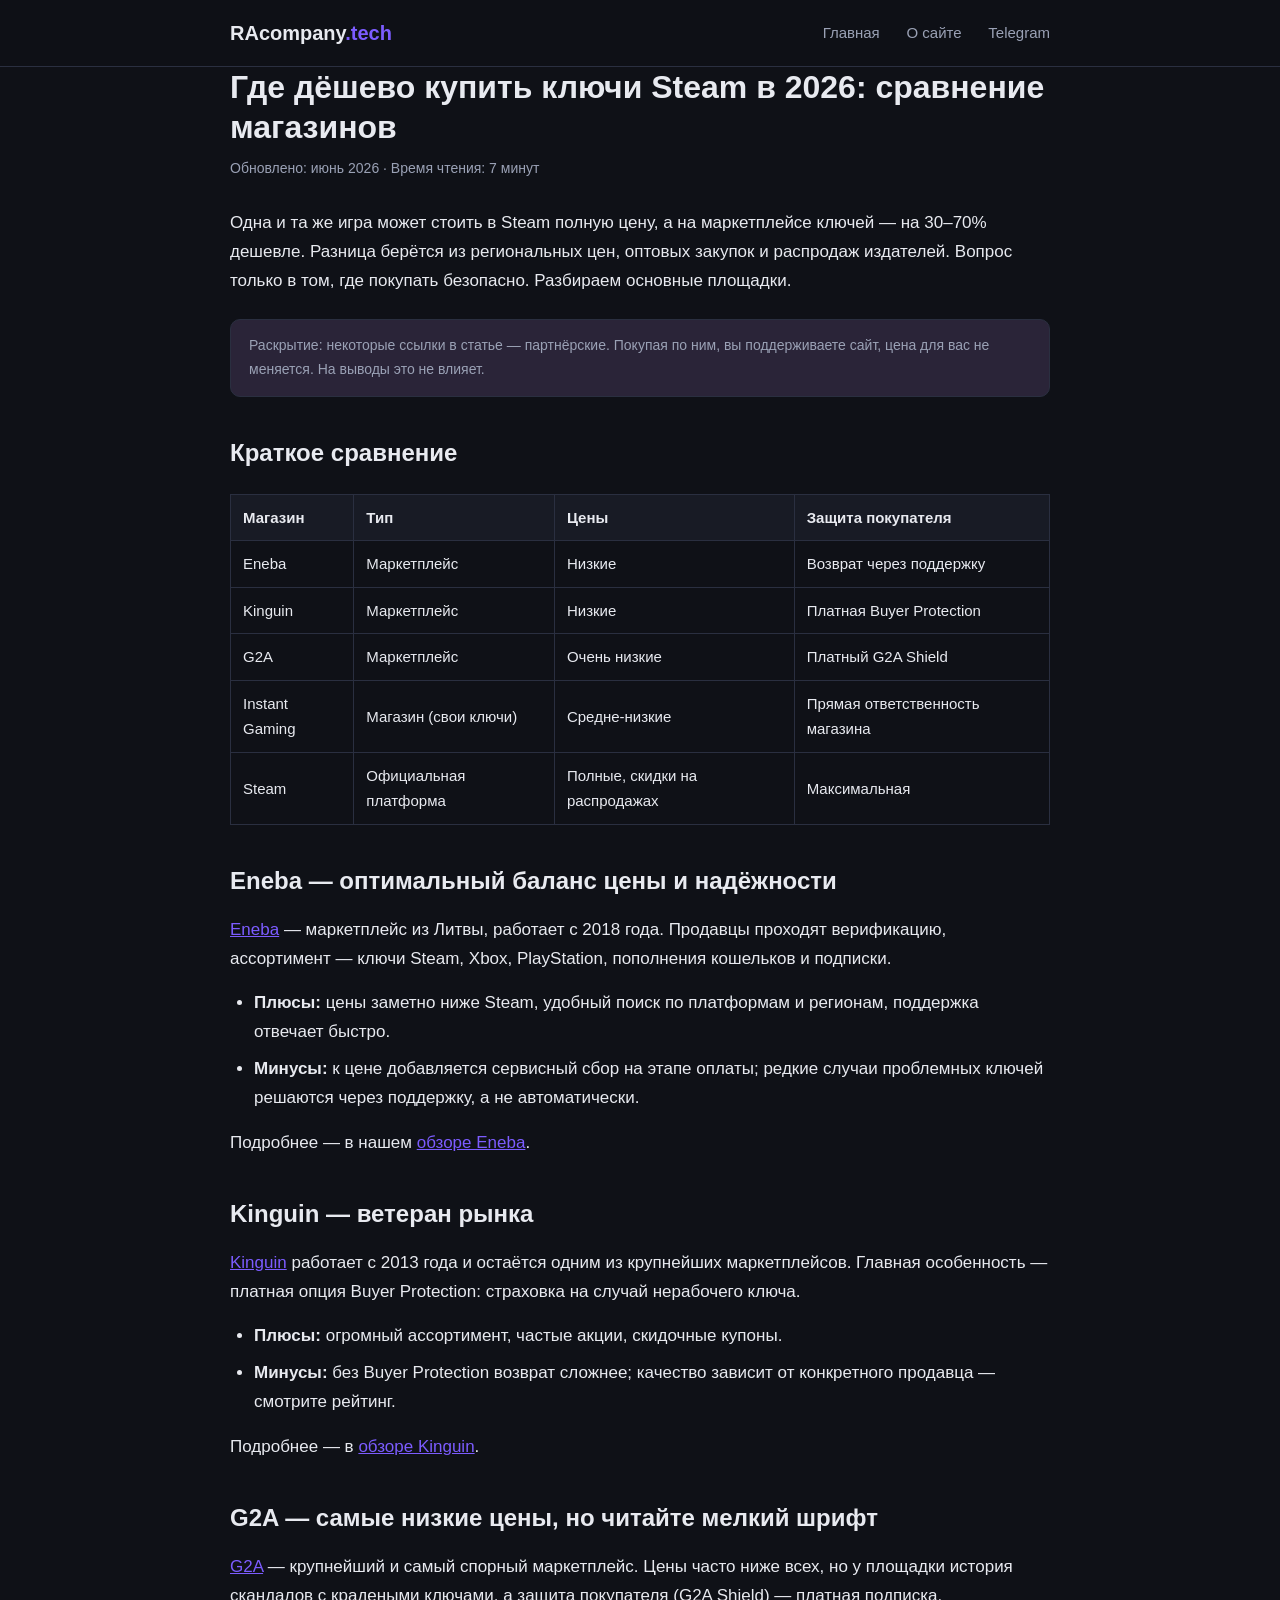
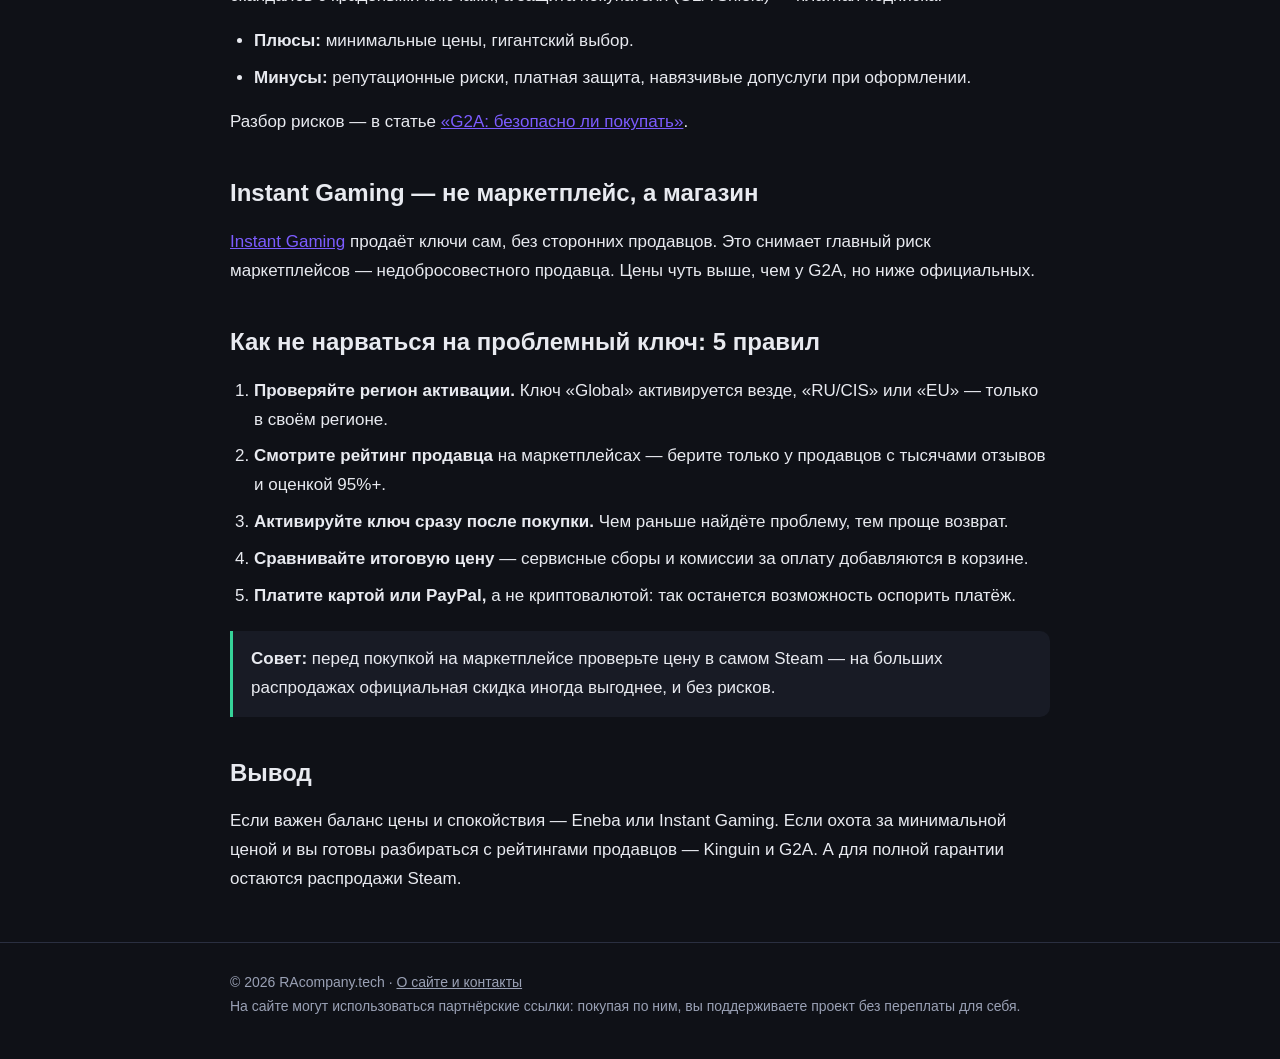
<file: articles/gde-kupit-klyuchi-steam-deshevo.html>
<!DOCTYPE html>
<html lang="ru">
<head>
<meta charset="UTF-8">
<meta name="viewport" content="width=device-width, initial-scale=1.0">
<title>Где дёшево купить ключи Steam в 2026: сравнение магазинов — RAcompany Tech</title>
<meta name="description" content="Сравниваем магазины ключей Steam в 2026: Eneba, Kinguin, G2A, Instant Gaming. Где дешевле, где безопаснее и как не нарваться на отозванный ключ.">
<link rel="canonical" href="https://racompany.tech/articles/gde-kupit-klyuchi-steam-deshevo.html">
<meta property="og:title" content="Где дёшево купить ключи Steam в 2026: сравнение магазинов">
<meta property="og:description" content="Eneba, Kinguin, G2A, Instant Gaming — кто дешевле и кому можно доверять.">
<meta property="og:url" content="https://racompany.tech/articles/gde-kupit-klyuchi-steam-deshevo.html">
<meta property="og:type" content="article">
<link rel="stylesheet" href="/style.css">
</head>
<body>

<header>
  <div class="container header-inner">
    <a class="logo" href="/">RAcompany<span>.tech</span></a>
    <nav>
      <a href="/">Главная</a>
      <a href="/o-sajte.html">О сайте</a>
      <a href="https://t.me/RaGroup_Tech" rel="noopener">Telegram</a>
    </nav>
  </div>
</header>

<article class="container">
  <h1>Где дёшево купить ключи Steam в 2026: сравнение магазинов</h1>
  <p class="meta">Обновлено: июнь 2026 · Время чтения: 7 минут</p>

  <p>Одна и та же игра может стоить в Steam полную цену, а на маркетплейсе ключей — на 30–70% дешевле. Разница берётся из региональных цен, оптовых закупок и распродаж издателей. Вопрос только в том, где покупать безопасно. Разбираем основные площадки.</p>

  <div class="disclosure">Раскрытие: некоторые ссылки в статье — партнёрские. Покупая по ним, вы поддерживаете сайт, цена для вас не меняется. На выводы это не влияет.</div>

  <h2>Краткое сравнение</h2>
  <table>
    <tr><th>Магазин</th><th>Тип</th><th>Цены</th><th>Защита покупателя</th></tr>
    <tr><td>Eneba</td><td>Маркетплейс</td><td>Низкие</td><td>Возврат через поддержку</td></tr>
    <tr><td>Kinguin</td><td>Маркетплейс</td><td>Низкие</td><td>Платная Buyer Protection</td></tr>
    <tr><td>G2A</td><td>Маркетплейс</td><td>Очень низкие</td><td>Платный G2A Shield</td></tr>
    <tr><td>Instant Gaming</td><td>Магазин (свои ключи)</td><td>Средне-низкие</td><td>Прямая ответственность магазина</td></tr>
    <tr><td>Steam</td><td>Официальная платформа</td><td>Полные, скидки на распродажах</td><td>Максимальная</td></tr>
  </table>

  <h2>Eneba — оптимальный баланс цены и надёжности</h2>
  <p><a href="https://www.eneba.com/" rel="sponsored noopener">Eneba</a><!-- AFFILIATE:ENEBA --> — маркетплейс из Литвы, работает с 2018 года. Продавцы проходят верификацию, ассортимент — ключи Steam, Xbox, PlayStation, пополнения кошельков и подписки.</p>
  <ul>
    <li><strong>Плюсы:</strong> цены заметно ниже Steam, удобный поиск по платформам и регионам, поддержка отвечает быстро.</li>
    <li><strong>Минусы:</strong> к цене добавляется сервисный сбор на этапе оплаты; редкие случаи проблемных ключей решаются через поддержку, а не автоматически.</li>
  </ul>
  <p>Подробнее — в нашем <a href="/articles/eneba-obzor.html">обзоре Eneba</a>.</p>

  <h2>Kinguin — ветеран рынка</h2>
  <p><a href="https://www.kinguin.net/" rel="sponsored noopener">Kinguin</a><!-- AFFILIATE:KINGUIN --> работает с 2013 года и остаётся одним из крупнейших маркетплейсов. Главная особенность — платная опция Buyer Protection: страховка на случай нерабочего ключа.</p>
  <ul>
    <li><strong>Плюсы:</strong> огромный ассортимент, частые акции, скидочные купоны.</li>
    <li><strong>Минусы:</strong> без Buyer Protection возврат сложнее; качество зависит от конкретного продавца — смотрите рейтинг.</li>
  </ul>
  <p>Подробнее — в <a href="/articles/kinguin-obzor.html">обзоре Kinguin</a>.</p>

  <h2>G2A — самые низкие цены, но читайте мелкий шрифт</h2>
  <p><a href="https://www.g2a.com/" rel="sponsored noopener">G2A</a><!-- AFFILIATE:G2A --> — крупнейший и самый спорный маркетплейс. Цены часто ниже всех, но у площадки история скандалов с крадеными ключами, а защита покупателя (G2A Shield) — платная подписка.</p>
  <ul>
    <li><strong>Плюсы:</strong> минимальные цены, гигантский выбор.</li>
    <li><strong>Минусы:</strong> репутационные риски, платная защита, навязчивые допуслуги при оформлении.</li>
  </ul>
  <p>Разбор рисков — в статье <a href="/articles/g2a-bezopasno-li.html">«G2A: безопасно ли покупать»</a>.</p>

  <h2>Instant Gaming — не маркетплейс, а магазин</h2>
  <p><a href="https://www.instant-gaming.com/" rel="sponsored noopener">Instant Gaming</a><!-- AFFILIATE:INSTANTGAMING --> продаёт ключи сам, без сторонних продавцов. Это снимает главный риск маркетплейсов — недобросовестного продавца. Цены чуть выше, чем у G2A, но ниже официальных.</p>

  <h2>Как не нарваться на проблемный ключ: 5 правил</h2>
  <ol>
    <li><strong>Проверяйте регион активации.</strong> Ключ «Global» активируется везде, «RU/CIS» или «EU» — только в своём регионе.</li>
    <li><strong>Смотрите рейтинг продавца</strong> на маркетплейсах — берите только у продавцов с тысячами отзывов и оценкой 95%+.</li>
    <li><strong>Активируйте ключ сразу после покупки.</strong> Чем раньше найдёте проблему, тем проще возврат.</li>
    <li><strong>Сравнивайте итоговую цену</strong> — сервисные сборы и комиссии за оплату добавляются в корзине.</li>
    <li><strong>Платите картой или PayPal,</strong> а не криптовалютой: так останется возможность оспорить платёж.</li>
  </ol>

  <div class="tip"><strong>Совет:</strong> перед покупкой на маркетплейсе проверьте цену в самом Steam — на больших распродажах официальная скидка иногда выгоднее, и без рисков.</div>

  <h2>Вывод</h2>
  <p>Если важен баланс цены и спокойствия — Eneba или Instant Gaming. Если охота за минимальной ценой и вы готовы разбираться с рейтингами продавцов — Kinguin и G2A. А для полной гарантии остаются распродажи Steam.</p>
</article>

<footer>
  <div class="container">
    <p>© 2026 RAcompany.tech · <a href="/o-sajte.html">О сайте и контакты</a></p>
    <p>На сайте могут использоваться партнёрские ссылки: покупая по ним, вы поддерживаете проект без переплаты для себя.</p>
  </div>
</footer>

</body>
</html>
</file>
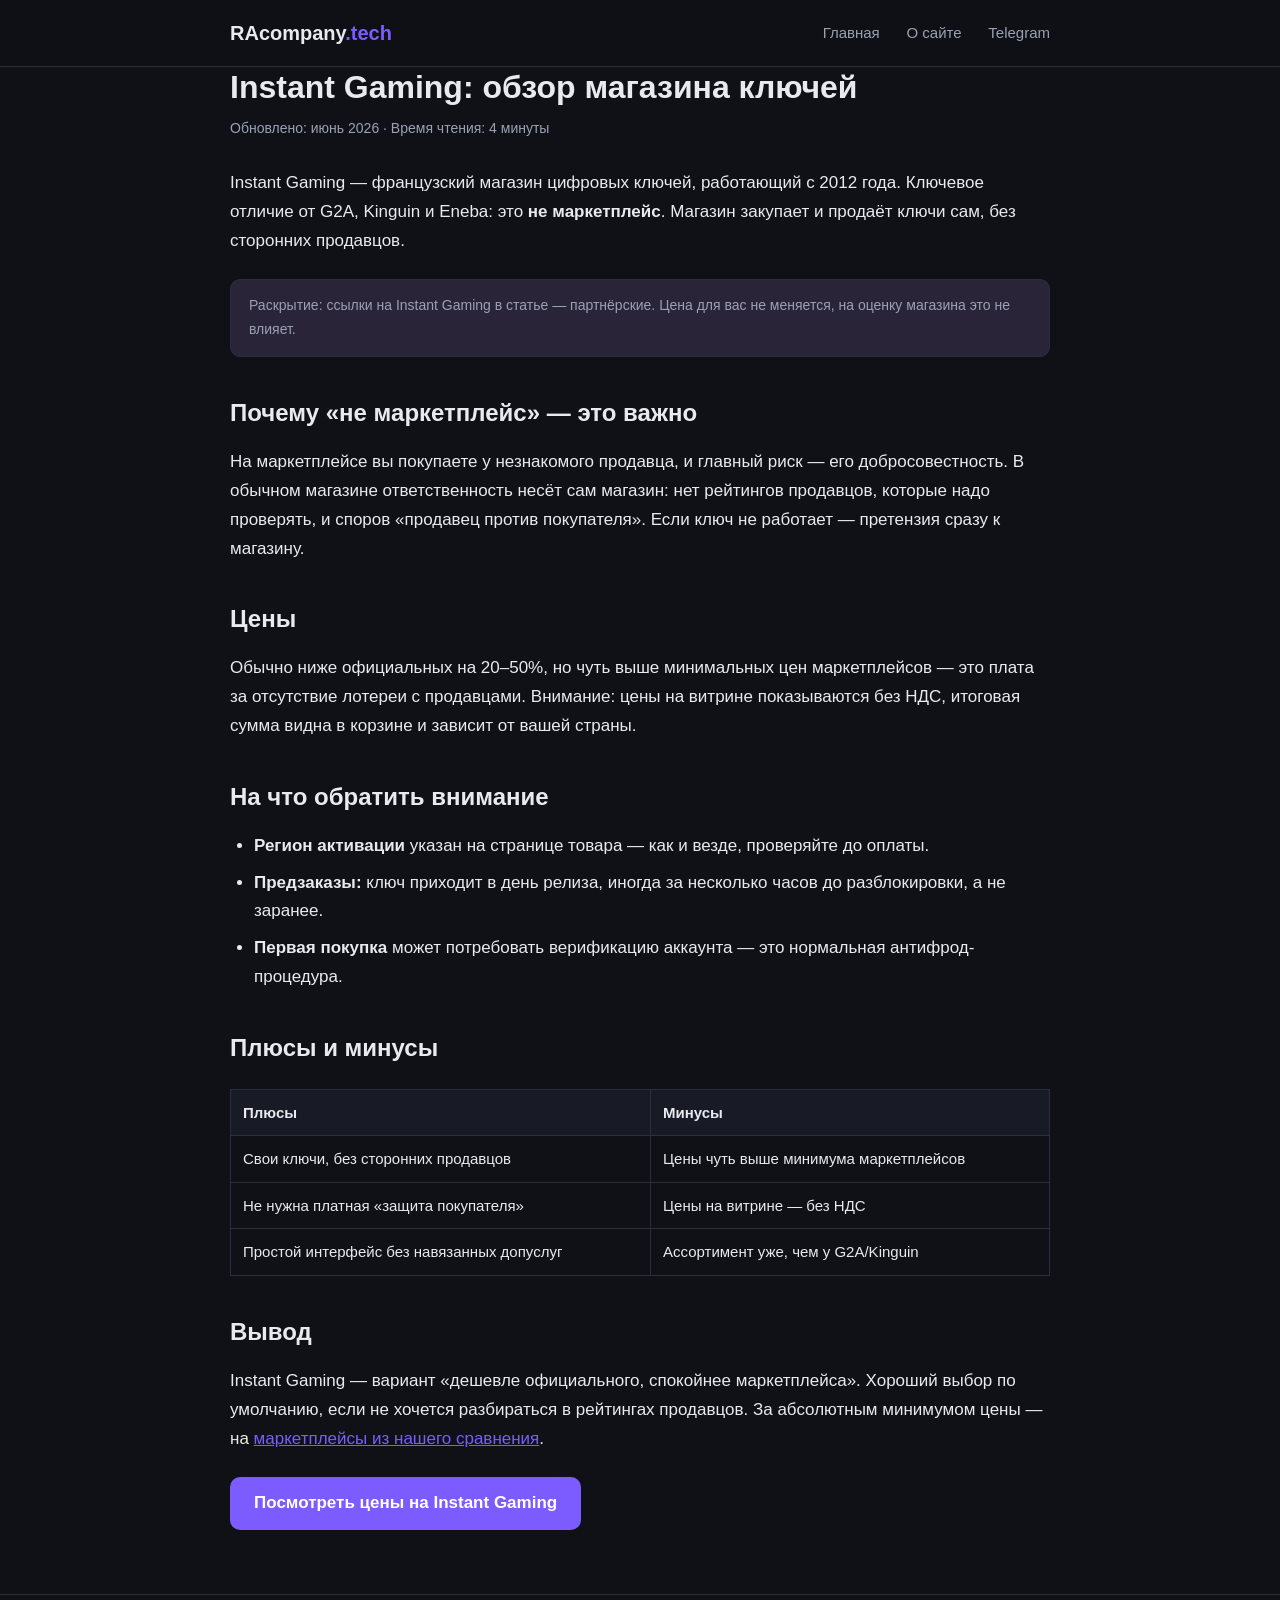
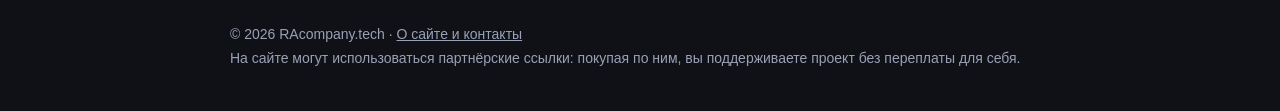
<file: articles/instant-gaming-obzor.html>
<!DOCTYPE html>
<html lang="ru">
<head>
<meta charset="UTF-8">
<meta name="viewport" content="width=device-width, initial-scale=1.0">
<title>Instant Gaming: обзор магазина ключей 2026 — RAcompany Tech</title>
<meta name="description" content="Обзор Instant Gaming в 2026: чем магазин отличается от маркетплейсов вроде G2A, насколько он надёжен, какие цены и в чём подвох предзаказов.">
<link rel="canonical" href="https://racompany.tech/articles/instant-gaming-obzor.html">
<meta property="og:title" content="Instant Gaming: обзор магазина ключей">
<meta property="og:description" content="Чем Instant Gaming отличается от маркетплейсов и насколько он надёжен.">
<meta property="og:url" content="https://racompany.tech/articles/instant-gaming-obzor.html">
<meta property="og:type" content="article">
<link rel="stylesheet" href="/style.css">
</head>
<body>

<header>
  <div class="container header-inner">
    <a class="logo" href="/">RAcompany<span>.tech</span></a>
    <nav>
      <a href="/">Главная</a>
      <a href="/o-sajte.html">О сайте</a>
      <a href="https://t.me/RaGroup_Tech" rel="noopener">Telegram</a>
    </nav>
  </div>
</header>

<article class="container">
  <h1>Instant Gaming: обзор магазина ключей</h1>
  <p class="meta">Обновлено: июнь 2026 · Время чтения: 4 минуты</p>

  <p>Instant Gaming — французский магазин цифровых ключей, работающий с 2012 года. Ключевое отличие от G2A, Kinguin и Eneba: это <strong>не маркетплейс</strong>. Магазин закупает и продаёт ключи сам, без сторонних продавцов.</p>

  <div class="disclosure">Раскрытие: ссылки на Instant Gaming в статье — партнёрские. Цена для вас не меняется, на оценку магазина это не влияет.</div>

  <h2>Почему «не маркетплейс» — это важно</h2>
  <p>На маркетплейсе вы покупаете у незнакомого продавца, и главный риск — его добросовестность. В обычном магазине ответственность несёт сам магазин: нет рейтингов продавцов, которые надо проверять, и споров «продавец против покупателя». Если ключ не работает — претензия сразу к магазину.</p>

  <h2>Цены</h2>
  <p>Обычно ниже официальных на 20–50%, но чуть выше минимальных цен маркетплейсов — это плата за отсутствие лотереи с продавцами. Внимание: цены на витрине показываются без НДС, итоговая сумма видна в корзине и зависит от вашей страны.</p>

  <h2>На что обратить внимание</h2>
  <ul>
    <li><strong>Регион активации</strong> указан на странице товара — как и везде, проверяйте до оплаты.</li>
    <li><strong>Предзаказы:</strong> ключ приходит в день релиза, иногда за несколько часов до разблокировки, а не заранее.</li>
    <li><strong>Первая покупка</strong> может потребовать верификацию аккаунта — это нормальная антифрод-процедура.</li>
  </ul>

  <h2>Плюсы и минусы</h2>
  <table>
    <tr><th>Плюсы</th><th>Минусы</th></tr>
    <tr><td>Свои ключи, без сторонних продавцов</td><td>Цены чуть выше минимума маркетплейсов</td></tr>
    <tr><td>Не нужна платная «защита покупателя»</td><td>Цены на витрине — без НДС</td></tr>
    <tr><td>Простой интерфейс без навязанных допуслуг</td><td>Ассортимент уже, чем у G2A/Kinguin</td></tr>
  </table>

  <h2>Вывод</h2>
  <p>Instant Gaming — вариант «дешевле официального, спокойнее маркетплейса». Хороший выбор по умолчанию, если не хочется разбираться в рейтингах продавцов. За абсолютным минимумом цены — на <a href="/articles/gde-kupit-klyuchi-steam-deshevo.html">маркетплейсы из нашего сравнения</a>.</p>
  <p><a class="cta" href="https://www.instant-gaming.com/" rel="sponsored noopener">Посмотреть цены на Instant Gaming</a><!-- AFFILIATE:INSTANTGAMING --></p>
</article>

<footer>
  <div class="container">
    <p>© 2026 RAcompany.tech · <a href="/o-sajte.html">О сайте и контакты</a></p>
    <p>На сайте могут использоваться партнёрские ссылки: покупая по ним, вы поддерживаете проект без переплаты для себя.</p>
  </div>
</footer>

</body>
</html>
</file>
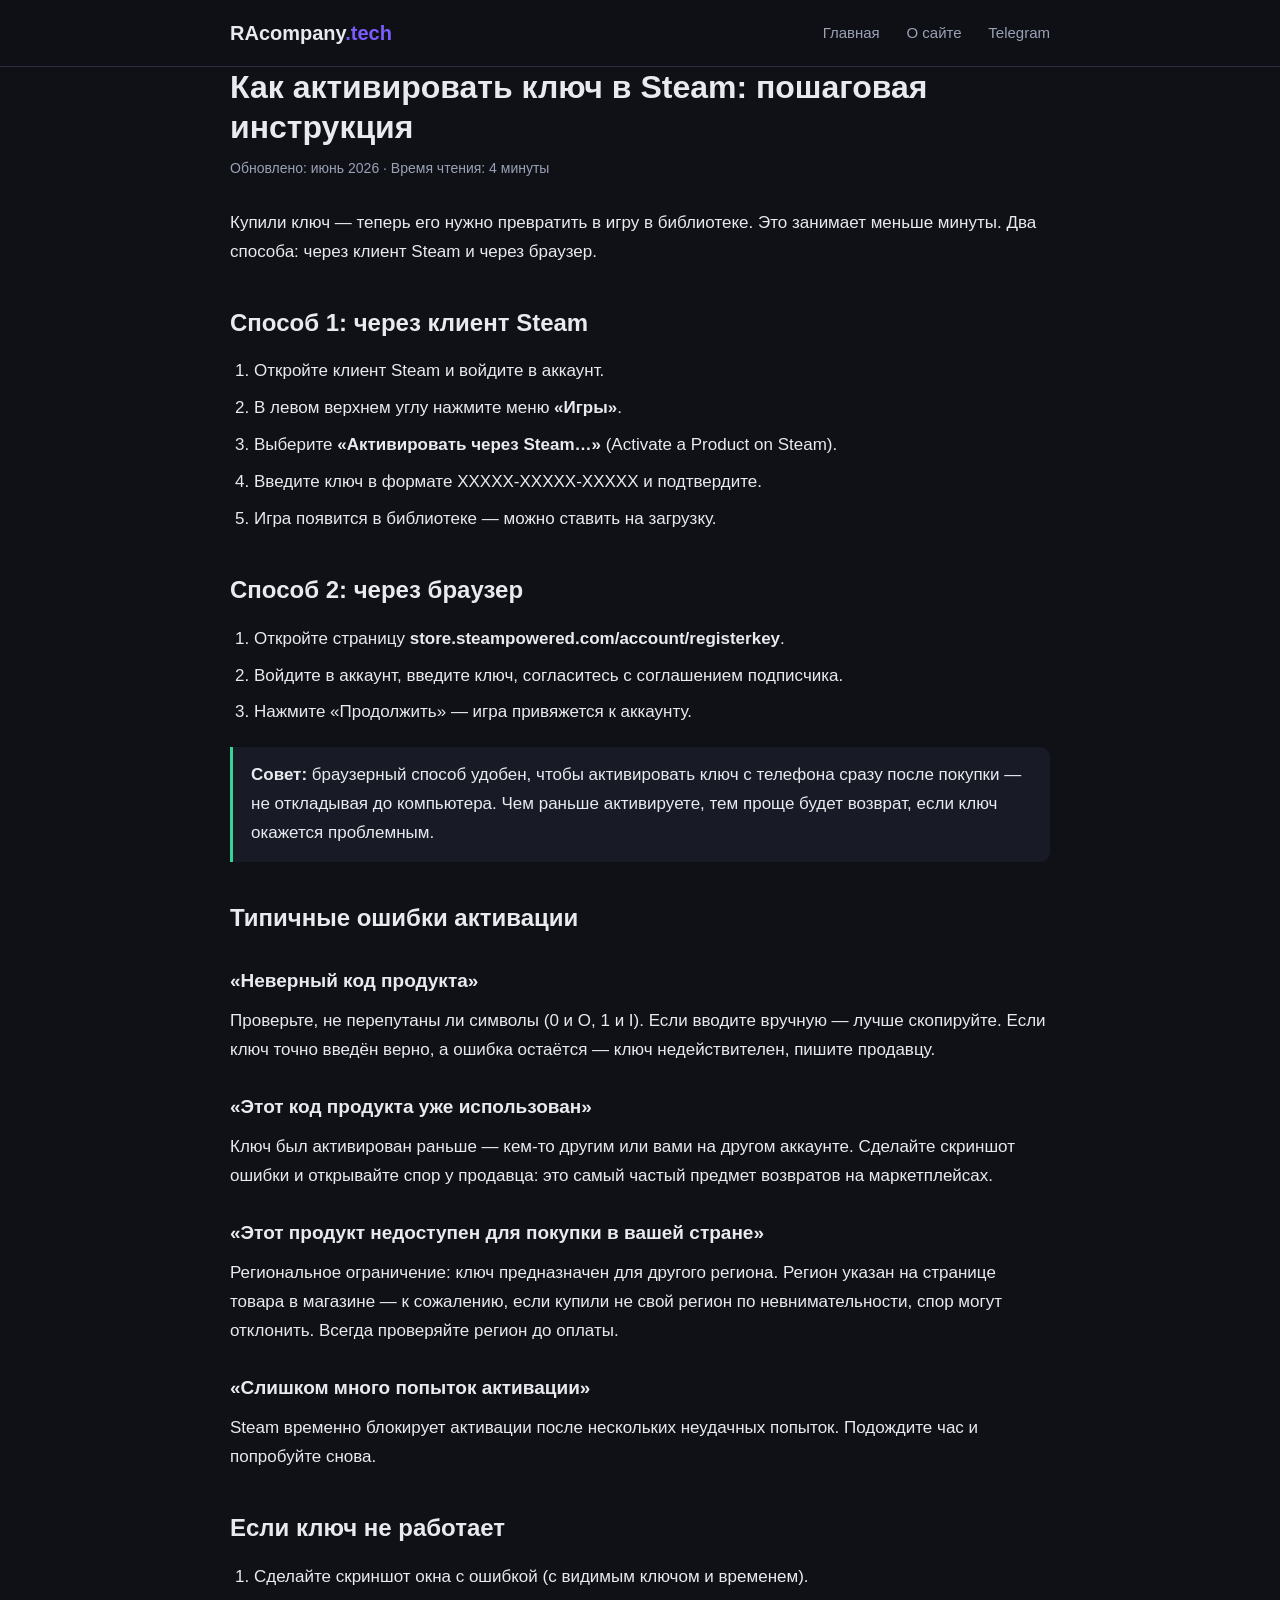
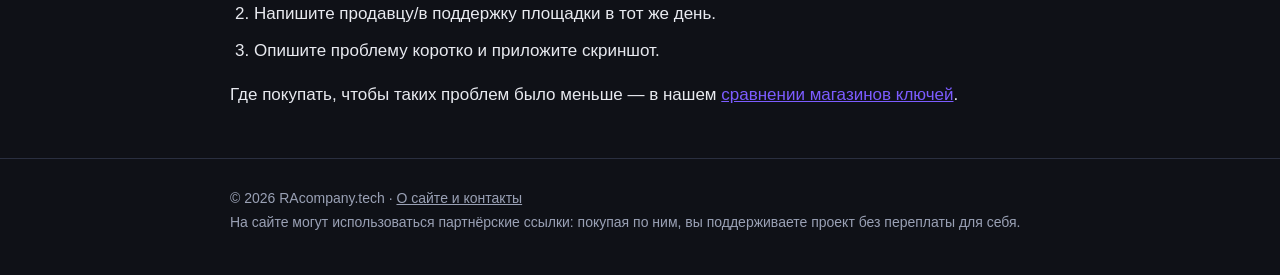
<file: articles/kak-aktivirovat-klyuch-steam.html>
<!DOCTYPE html>
<html lang="ru">
<head>
<meta charset="UTF-8">
<meta name="viewport" content="width=device-width, initial-scale=1.0">
<title>Как активировать ключ в Steam: пошаговая инструкция — RAcompany Tech</title>
<meta name="description" content="Пошаговая инструкция: как активировать ключ в Steam на ПК и через браузер. Типичные ошибки активации, региональные ограничения и что делать, если ключ не работает.">
<link rel="canonical" href="https://racompany.tech/articles/kak-aktivirovat-klyuch-steam.html">
<meta property="og:title" content="Как активировать ключ в Steam: пошаговая инструкция">
<meta property="og:description" content="Активация на ПК и через браузер, ошибки и региональные блокировки.">
<meta property="og:url" content="https://racompany.tech/articles/kak-aktivirovat-klyuch-steam.html">
<meta property="og:type" content="article">
<link rel="stylesheet" href="/style.css">
</head>
<body>

<header>
  <div class="container header-inner">
    <a class="logo" href="/">RAcompany<span>.tech</span></a>
    <nav>
      <a href="/">Главная</a>
      <a href="/o-sajte.html">О сайте</a>
      <a href="https://t.me/RaGroup_Tech" rel="noopener">Telegram</a>
    </nav>
  </div>
</header>

<article class="container">
  <h1>Как активировать ключ в Steam: пошаговая инструкция</h1>
  <p class="meta">Обновлено: июнь 2026 · Время чтения: 4 минуты</p>

  <p>Купили ключ — теперь его нужно превратить в игру в библиотеке. Это занимает меньше минуты. Два способа: через клиент Steam и через браузер.</p>

  <h2>Способ 1: через клиент Steam</h2>
  <ol>
    <li>Откройте клиент Steam и войдите в аккаунт.</li>
    <li>В левом верхнем углу нажмите меню <strong>«Игры»</strong>.</li>
    <li>Выберите <strong>«Активировать через Steam…»</strong> (Activate a Product on Steam).</li>
    <li>Введите ключ в формате XXXXX-XXXXX-XXXXX и подтвердите.</li>
    <li>Игра появится в библиотеке — можно ставить на загрузку.</li>
  </ol>

  <h2>Способ 2: через браузер</h2>
  <ol>
    <li>Откройте страницу <strong>store.steampowered.com/account/registerkey</strong>.</li>
    <li>Войдите в аккаунт, введите ключ, согласитесь с соглашением подписчика.</li>
    <li>Нажмите «Продолжить» — игра привяжется к аккаунту.</li>
  </ol>
  <div class="tip"><strong>Совет:</strong> браузерный способ удобен, чтобы активировать ключ с телефона сразу после покупки — не откладывая до компьютера. Чем раньше активируете, тем проще будет возврат, если ключ окажется проблемным.</div>

  <h2>Типичные ошибки активации</h2>
  <h3>«Неверный код продукта»</h3>
  <p>Проверьте, не перепутаны ли символы (0 и O, 1 и I). Если вводите вручную — лучше скопируйте. Если ключ точно введён верно, а ошибка остаётся — ключ недействителен, пишите продавцу.</p>
  <h3>«Этот код продукта уже использован»</h3>
  <p>Ключ был активирован раньше — кем-то другим или вами на другом аккаунте. Сделайте скриншот ошибки и открывайте спор у продавца: это самый частый предмет возвратов на маркетплейсах.</p>
  <h3>«Этот продукт недоступен для покупки в вашей стране»</h3>
  <p>Региональное ограничение: ключ предназначен для другого региона. Регион указан на странице товара в магазине — к сожалению, если купили не свой регион по невнимательности, спор могут отклонить. Всегда проверяйте регион до оплаты.</p>
  <h3>«Слишком много попыток активации»</h3>
  <p>Steam временно блокирует активации после нескольких неудачных попыток. Подождите час и попробуйте снова.</p>

  <h2>Если ключ не работает</h2>
  <ol>
    <li>Сделайте скриншот окна с ошибкой (с видимым ключом и временем).</li>
    <li>Напишите продавцу/в поддержку площадки в тот же день.</li>
    <li>Опишите проблему коротко и приложите скриншот.</li>
  </ol>
  <p>Где покупать, чтобы таких проблем было меньше — в нашем <a href="/articles/gde-kupit-klyuchi-steam-deshevo.html">сравнении магазинов ключей</a>.</p>
</article>

<footer>
  <div class="container">
    <p>© 2026 RAcompany.tech · <a href="/o-sajte.html">О сайте и контакты</a></p>
    <p>На сайте могут использоваться партнёрские ссылки: покупая по ним, вы поддерживаете проект без переплаты для себя.</p>
  </div>
</footer>

</body>
</html>
</file>
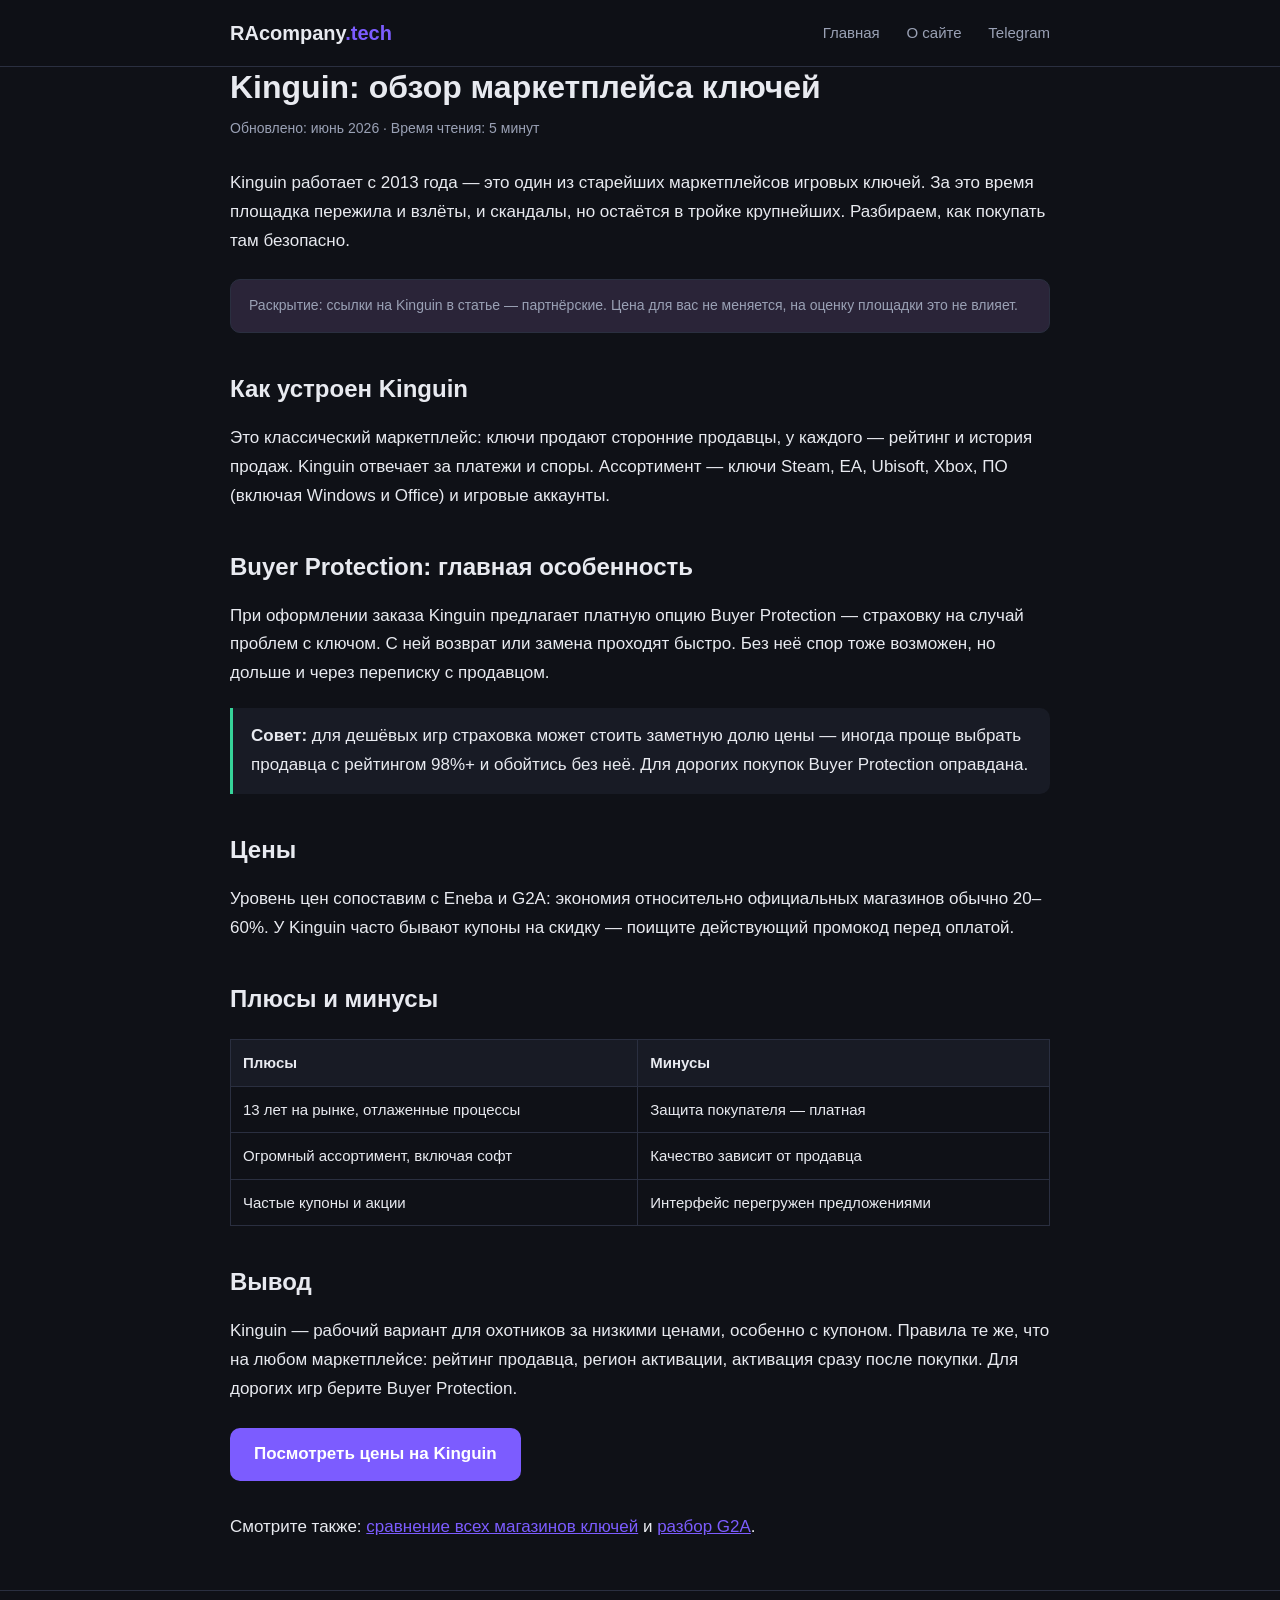
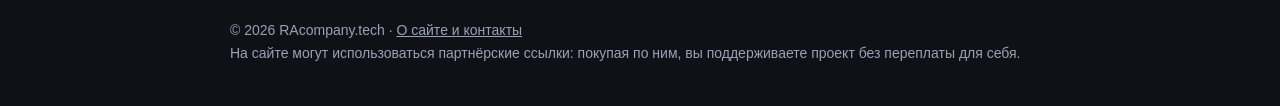
<file: articles/kinguin-obzor.html>
<!DOCTYPE html>
<html lang="ru">
<head>
<meta charset="UTF-8">
<meta name="viewport" content="width=device-width, initial-scale=1.0">
<title>Kinguin: обзор маркетплейса ключей 2026 — RAcompany Tech</title>
<meta name="description" content="Обзор Kinguin в 2026: стоит ли покупать ключи Steam, что такое Buyer Protection, плюсы, минусы и подводные камни одного из старейших маркетплейсов.">
<link rel="canonical" href="https://racompany.tech/articles/kinguin-obzor.html">
<meta property="og:title" content="Kinguin: обзор маркетплейса ключей">
<meta property="og:description" content="Старейший маркетплейс ключей — плюсы, минусы, подводные камни.">
<meta property="og:url" content="https://racompany.tech/articles/kinguin-obzor.html">
<meta property="og:type" content="article">
<link rel="stylesheet" href="/style.css">
</head>
<body>

<header>
  <div class="container header-inner">
    <a class="logo" href="/">RAcompany<span>.tech</span></a>
    <nav>
      <a href="/">Главная</a>
      <a href="/o-sajte.html">О сайте</a>
      <a href="https://t.me/RaGroup_Tech" rel="noopener">Telegram</a>
    </nav>
  </div>
</header>

<article class="container">
  <h1>Kinguin: обзор маркетплейса ключей</h1>
  <p class="meta">Обновлено: июнь 2026 · Время чтения: 5 минут</p>

  <p>Kinguin работает с 2013 года — это один из старейших маркетплейсов игровых ключей. За это время площадка пережила и взлёты, и скандалы, но остаётся в тройке крупнейших. Разбираем, как покупать там безопасно.</p>

  <div class="disclosure">Раскрытие: ссылки на Kinguin в статье — партнёрские. Цена для вас не меняется, на оценку площадки это не влияет.</div>

  <h2>Как устроен Kinguin</h2>
  <p>Это классический маркетплейс: ключи продают сторонние продавцы, у каждого — рейтинг и история продаж. Kinguin отвечает за платежи и споры. Ассортимент — ключи Steam, EA, Ubisoft, Xbox, ПО (включая Windows и Office) и игровые аккаунты.</p>

  <h2>Buyer Protection: главная особенность</h2>
  <p>При оформлении заказа Kinguin предлагает платную опцию Buyer Protection — страховку на случай проблем с ключом. С ней возврат или замена проходят быстро. Без неё спор тоже возможен, но дольше и через переписку с продавцом.</p>
  <div class="tip"><strong>Совет:</strong> для дешёвых игр страховка может стоить заметную долю цены — иногда проще выбрать продавца с рейтингом 98%+ и обойтись без неё. Для дорогих покупок Buyer Protection оправдана.</div>

  <h2>Цены</h2>
  <p>Уровень цен сопоставим с Eneba и G2A: экономия относительно официальных магазинов обычно 20–60%. У Kinguin часто бывают купоны на скидку — поищите действующий промокод перед оплатой.</p>

  <h2>Плюсы и минусы</h2>
  <table>
    <tr><th>Плюсы</th><th>Минусы</th></tr>
    <tr><td>13 лет на рынке, отлаженные процессы</td><td>Защита покупателя — платная</td></tr>
    <tr><td>Огромный ассортимент, включая софт</td><td>Качество зависит от продавца</td></tr>
    <tr><td>Частые купоны и акции</td><td>Интерфейс перегружен предложениями</td></tr>
  </table>

  <h2>Вывод</h2>
  <p>Kinguin — рабочий вариант для охотников за низкими ценами, особенно с купоном. Правила те же, что на любом маркетплейсе: рейтинг продавца, регион активации, активация сразу после покупки. Для дорогих игр берите Buyer Protection.</p>
  <p><a class="cta" href="https://www.kinguin.net/" rel="sponsored noopener">Посмотреть цены на Kinguin</a><!-- AFFILIATE:KINGUIN --></p>
  <p>Смотрите также: <a href="/articles/gde-kupit-klyuchi-steam-deshevo.html">сравнение всех магазинов ключей</a> и <a href="/articles/g2a-bezopasno-li.html">разбор G2A</a>.</p>
</article>

<footer>
  <div class="container">
    <p>© 2026 RAcompany.tech · <a href="/o-sajte.html">О сайте и контакты</a></p>
    <p>На сайте могут использоваться партнёрские ссылки: покупая по ним, вы поддерживаете проект без переплаты для себя.</p>
  </div>
</footer>

</body>
</html>
</file>
<file: style.css>
:root {
  --bg: #0f1117;
  --bg-card: #181b25;
  --bg-card-hover: #1f2330;
  --text: #e8eaf0;
  --text-muted: #9aa1b5;
  --accent: #7c5cff;
  --accent-2: #36d399;
  --border: #2a2f40;
  --warn-bg: #2a2438;
}

* { margin: 0; padding: 0; box-sizing: border-box; }

body {
  background: var(--bg);
  color: var(--text);
  font-family: -apple-system, BlinkMacSystemFont, "Segoe UI", Roboto, "Helvetica Neue", Arial, sans-serif;
  line-height: 1.7;
  font-size: 17px;
}

.container { max-width: 860px; margin: 0 auto; padding: 0 20px; }

/* Header */
header {
  border-bottom: 1px solid var(--border);
  padding: 16px 0;
  position: sticky;
  top: 0;
  background: rgba(15, 17, 23, 0.95);
  backdrop-filter: blur(8px);
  z-index: 10;
}
.header-inner { display: flex; align-items: center; justify-content: space-between; }
.logo { font-size: 20px; font-weight: 800; color: var(--text); text-decoration: none; }
.logo span { color: var(--accent); }
nav a {
  color: var(--text-muted);
  text-decoration: none;
  margin-left: 22px;
  font-size: 15px;
  font-weight: 500;
}
nav a:hover { color: var(--text); }

/* Hero */
.hero { padding: 56px 0 40px; }
.hero h1 { font-size: 34px; line-height: 1.25; margin-bottom: 14px; }
.hero p { color: var(--text-muted); font-size: 18px; max-width: 640px; }

/* Cards grid */
.grid { display: grid; grid-template-columns: 1fr 1fr; gap: 16px; padding: 24px 0 56px; }
@media (max-width: 700px) { .grid { grid-template-columns: 1fr; } }
.card {
  background: var(--bg-card);
  border: 1px solid var(--border);
  border-radius: 12px;
  padding: 22px;
  text-decoration: none;
  color: var(--text);
  display: block;
  transition: background 0.15s, transform 0.15s;
}
.card:hover { background: var(--bg-card-hover); transform: translateY(-2px); }
.card .tag { font-size: 12px; font-weight: 700; text-transform: uppercase; letter-spacing: 0.06em; color: var(--accent-2); }
.card h3 { font-size: 19px; margin: 8px 0 8px; line-height: 1.35; }
.card p { color: var(--text-muted); font-size: 15px; }

/* Article */
article { padding: 48px 0 32px; }
article h1 { font-size: 32px; line-height: 1.25; margin-bottom: 10px; }
article .meta { color: var(--text-muted); font-size: 14px; margin-bottom: 28px; }
article h2 { font-size: 24px; margin: 36px 0 14px; }
article h3 { font-size: 19px; margin: 26px 0 10px; }
article p { margin-bottom: 16px; }
article ul, article ol { margin: 0 0 16px 24px; }
article li { margin-bottom: 8px; }
article a { color: var(--accent); }
article strong { color: var(--text); }

/* Tables */
table { width: 100%; border-collapse: collapse; margin: 20px 0; font-size: 15px; }
th, td { border: 1px solid var(--border); padding: 10px 12px; text-align: left; }
th { background: var(--bg-card); }

/* Boxes */
.disclosure {
  background: var(--warn-bg);
  border: 1px solid var(--border);
  border-radius: 10px;
  padding: 14px 18px;
  font-size: 14px;
  color: var(--text-muted);
  margin: 24px 0;
}
.tip {
  background: var(--bg-card);
  border-left: 3px solid var(--accent-2);
  border-radius: 0 10px 10px 0;
  padding: 14px 18px;
  margin: 20px 0;
}
.cta {
  display: inline-block;
  background: var(--accent);
  color: #fff;
  font-weight: 700;
  padding: 12px 24px;
  border-radius: 10px;
  text-decoration: none;
  margin: 8px 0 16px;
}
.cta:hover { opacity: 0.9; }

/* Footer */
footer {
  border-top: 1px solid var(--border);
  margin-top: 48px;
  padding: 28px 0 40px;
  color: var(--text-muted);
  font-size: 14px;
}
footer a { color: var(--text-muted); }
</file>
